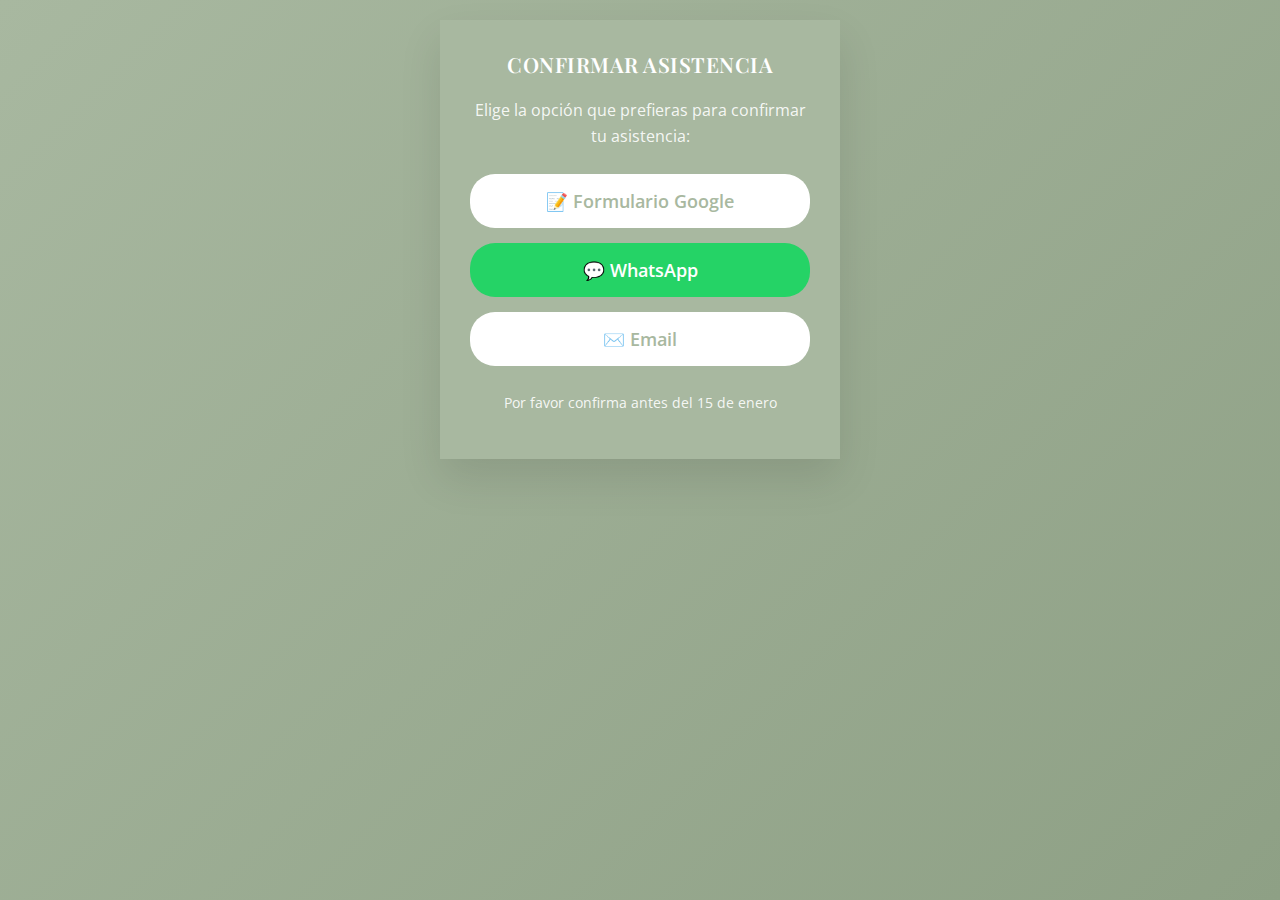
<file: invitacion_confirmacion_simple.html>
<!DOCTYPE html>
<html lang="es">
<head>
    <meta charset="UTF-8">
    <meta name="viewport" content="width=device-width, initial-scale=1.0">
    <title>Invitación de Boda - Confirmación Simple</title>
    <link href="https://fonts.googleapis.com/css2?family=Dancing+Script:wght@400;700&family=Playfair+Display:wght@300;400;600&family=Open+Sans:wght@300;400&display=swap" rel="stylesheet">
    <style>
        /* Incluye todos los estilos existentes... */
        * {
            margin: 0;
            padding: 0;
            box-sizing: border-box;
        }

        body {
            background: linear-gradient(135deg, #a8b8a0, #8ea085);
            font-family: 'Open Sans', sans-serif;
            padding: 20px;
            min-height: 100vh;
        }

        .invitation-container {
            max-width: 400px;
            margin: 0 auto;
            background: #f8f6f3;
            border-radius: 0;
            overflow: hidden;
            box-shadow: 0 20px 40px rgba(0,0,0,0.1);
            position: relative;
        }

        .rsvp-section {
            background: #a8b8a0;
            color: white;
            padding: 30px;
            text-align: center;
        }

        .rsvp-section .section-title {
            color: white;
            font-family: 'Playfair Display', serif;
            font-size: 1.3em;
            margin-bottom: 20px;
            font-weight: 600;
            letter-spacing: 0.5px;
        }

        .rsvp-section .info-text {
            color: rgba(255,255,255,0.9);
            line-height: 1.6;
            margin-bottom: 15px;
        }

        .confirmation-buttons {
            display: flex;
            flex-direction: column;
            gap: 15px;
            margin: 25px 0;
        }

        .confirm-btn {
            background: white;
            color: #a8b8a0;
            padding: 15px 25px;
            border: none;
            border-radius: 25px;
            font-size: 1.1em;
            font-weight: 600;
            cursor: pointer;
            transition: all 0.3s;
            text-decoration: none;
            display: inline-block;
        }

        .confirm-btn:hover {
            background: #f0f0f0;
            transform: translateY(-2px);
        }

        .confirm-btn.whatsapp {
            background: #25D366;
            color: white;
        }

        .confirm-btn.whatsapp:hover {
            background: #128C7E;
        }

        .options-container {
            display: grid;
            grid-template-columns: 1fr 1fr;
            gap: 10px;
            margin: 20px 0;
        }

        .option-btn {
            background: rgba(255,255,255,0.9);
            color: #a8b8a0;
            padding: 10px 15px;
            border: none;
            border-radius: 15px;
            font-size: 0.9em;
            font-weight: 600;
            cursor: pointer;
            transition: all 0.3s;
        }

        .option-btn:hover {
            background: white;
            transform: scale(1.05);
        }
    </style>
</head>
<body>
    <div class="invitation-container">
        <!-- Copia aquí todo el contenido de la invitación principal hasta la sección RSVP -->
        
        <!-- RSVP Simplificado -->
        <div class="rsvp-section">
            <div class="section-title">CONFIRMAR ASISTENCIA</div>
            <div class="info-text">
                Elige la opción que prefieras para confirmar tu asistencia:
            </div>
            
            <!-- Botones de confirmación -->
            <div class="confirmation-buttons">
                <!-- Google Forms -->
                <a href="https://forms.gle/TU_GOOGLE_FORM_ID" target="_blank" class="confirm-btn">
                    📝 Formulario Google
                </a>
                
                <!-- WhatsApp -->
                <a href="https://wa.me/59178901234?text=¡Hola! Confirmo mi asistencia a la boda de Berenice y Maximiliano el 31 de enero. Asistiremos ___ personas." target="_blank" class="confirm-btn whatsapp">
                    💬 WhatsApp
                </a>
                
                <!-- Email -->
                <a href="mailto:berenice.maximiliano@gmail.com?subject=Confirmación de Asistencia - Boda&body=Hola! Confirmo mi asistencia a su boda el 31 de enero. %0D%0A%0D%0ANombre: _____%0D%0ACantidad de personas: _____%0D%0AComentarios: _____" class="confirm-btn">
                    ✉️ Email
                </a>
            </div>
            
            <div class="info-text" style="font-size: 0.9em; margin-top: 20px;">
                Por favor confirma antes del 15 de enero
            </div>
            
            <!-- Resto del contenido... -->
        </div>
    </div>
</body>
</html>
</file>
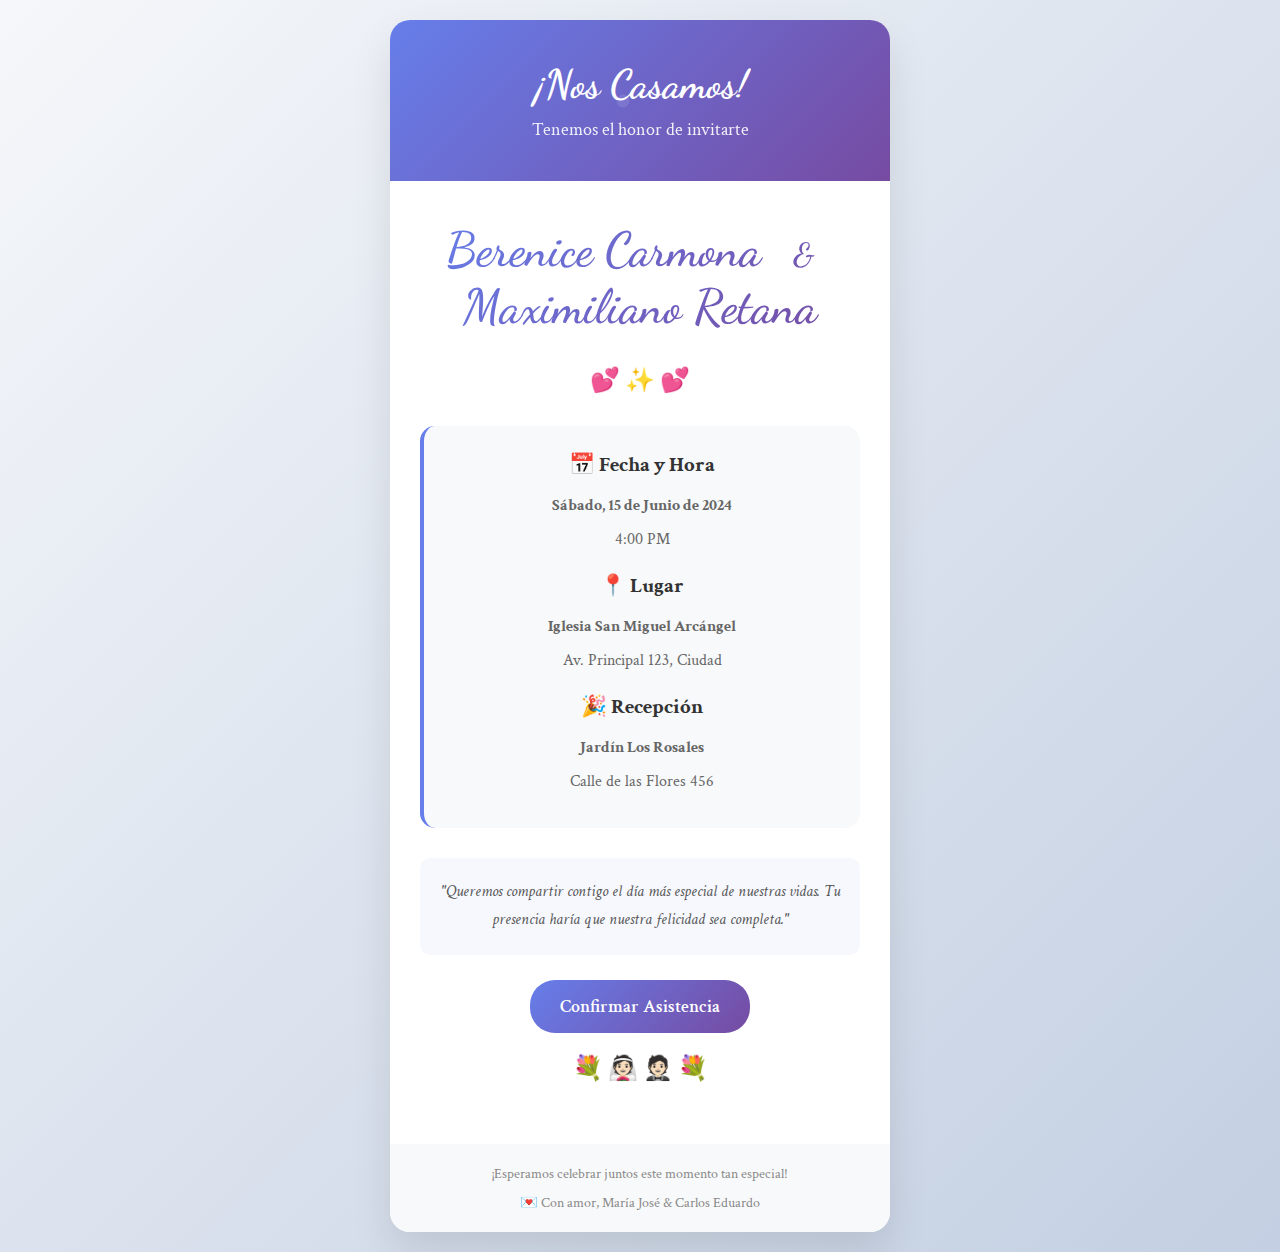
<file: invitaciones_boda_1.html>
<!DOCTYPE html>
<html lang="es">
<head>
    <meta charset="UTF-8">
    <meta name="viewport" content="width=device-width, initial-scale=1.0">
    <title>Invitación de Boda</title>
    <link href="https://fonts.googleapis.com/css2?family=Dancing+Script:wght@400;600;700&family=Crimson+Text:wght@400;600&display=swap" rel="stylesheet">
    <style>
        * {
            margin: 0;
            padding: 0;
            box-sizing: border-box;
        }

        body {
            font-family: 'Crimson Text', serif;
            background: linear-gradient(135deg, #f5f7fa 0%, #c3cfe2 100%);
            min-height: 100vh;
            display: flex;
            justify-content: center;
            align-items: center;
            padding: 20px;
        }

        .invitation-card {
            background: white;
            max-width: 500px;
            width: 100%;
            border-radius: 20px;
            box-shadow: 0 20px 40px rgba(0,0,0,0.1);
            overflow: hidden;
            animation: fadeIn 1.5s ease-in;
        }

        @keyframes fadeIn {
            from { opacity: 0; transform: translateY(30px); }
            to { opacity: 1; transform: translateY(0); }
        }

        .header {
            background: linear-gradient(135deg, #667eea 0%, #764ba2 100%);
            padding: 40px 30px;
            text-align: center;
            color: white;
            position: relative;
            overflow: hidden;
        }

        .header::before {
            content: '';
            position: absolute;
            top: -50%;
            left: -50%;
            width: 200%;
            height: 200%;
            background: url('data:image/svg+xml,<svg xmlns="http://www.w3.org/2000/svg" viewBox="0 0 100 100"><circle cx="50" cy="50" r="2" fill="rgba(255,255,255,0.1)"/></svg>') repeat;
            animation: float 6s ease-in-out infinite;
        }

        @keyframes float {
            0%, 100% { transform: translateY(0px); }
            50% { transform: translateY(-20px); }
        }

        .header h1 {
            font-family: 'Dancing Script', cursive;
            font-size: 2.5rem;
            font-weight: 700;
            margin-bottom: 10px;
            position: relative;
            z-index: 1;
        }

        .header p {
            font-size: 1.1rem;
            opacity: 0.9;
            position: relative;
            z-index: 1;
        }

        .content {
            padding: 40px 30px;
            text-align: center;
        }

        .names {
            margin-bottom: 30px;
        }

        .bride-groom {
            font-family: 'Dancing Script', cursive;
            font-size: 3rem;
            font-weight: 600;
            color: #4a4a4a;
            margin-bottom: 10px;
            background: linear-gradient(135deg, #667eea, #764ba2);
            -webkit-background-clip: text;
            -webkit-text-fill-color: transparent;
            background-clip: text;
        }

        .ampersand {
            font-size: 2rem;
            color: #888;
            margin: 0 20px;
        }

        .date-location {
            margin: 30px 0;
            padding: 25px;
            background: #f8f9fa;
            border-radius: 15px;
            border-left: 4px solid #667eea;
        }

        .date-location h3 {
            color: #333;
            margin-bottom: 15px;
            font-size: 1.3rem;
        }

        .date-location p {
            color: #666;
            line-height: 1.6;
            margin-bottom: 8px;
        }

        .message {
            font-style: italic;
            color: #555;
            line-height: 1.8;
            margin: 25px 0;
            padding: 20px;
            background: rgba(102, 126, 234, 0.05);
            border-radius: 10px;
        }

        .rsvp {
            background: linear-gradient(135deg, #667eea 0%, #764ba2 100%);
            color: white;
            border: none;
            padding: 15px 30px;
            border-radius: 25px;
            font-size: 1.1rem;
            font-weight: 600;
            cursor: pointer;
            transition: transform 0.3s ease, box-shadow 0.3s ease;
            text-decoration: none;
            display: inline-block;
        }

        .rsvp:hover {
            transform: translateY(-2px);
            box-shadow: 0 10px 25px rgba(102, 126, 234, 0.3);
        }

        .footer {
            background: #f8f9fa;
            padding: 20px;
            text-align: center;
            color: #888;
            font-size: 0.9rem;
        }

        .decorative-hearts {
            font-size: 1.5rem;
            color: #ff6b9d;
            margin: 20px 0;
            animation: pulse 2s infinite;
        }

        @keyframes pulse {
            0%, 100% { transform: scale(1); }
            50% { transform: scale(1.1); }
        }

        @media (max-width: 600px) {
            .invitation-card {
                margin: 10px;
            }
            
            .header h1 {
                font-size: 2rem;
            }
            
            .bride-groom {
                font-size: 2.5rem;
            }
            
            .content {
                padding: 30px 20px;
            }
        }
    </style>
</head>
<body>
    <div class="invitation-card">
        <div class="header">
            <h1>¡Nos Casamos!</h1>
            <p>Tenemos el honor de invitarte</p>
        </div>
        
        <div class="content">
            <div class="names">
                <div class="bride-groom">
                    Berenice Carmona
                    <span class="ampersand">&</span>
                    Maximiliano Retana
                </div>
            </div>
            
            <div class="decorative-hearts">💕 ✨ 💕</div>
            
            <div class="date-location">
                <h3>📅 Fecha y Hora</h3>
                <p><strong>Sábado, 15 de Junio de 2024</strong></p>
                <p>4:00 PM</p>
                
                <h3 style="margin-top: 20px;">📍 Lugar</h3>
                <p><strong>Iglesia San Miguel Arcángel</strong></p>
                <p>Av. Principal 123, Ciudad</p>
                
                <h3 style="margin-top: 20px;">🎉 Recepción</h3>
                <p><strong>Jardín Los Rosales</strong></p>
                <p>Calle de las Flores 456</p>
            </div>
            
            <div class="message">
                "Queremos compartir contigo el día más especial de nuestras vidas. Tu presencia haría que nuestra felicidad sea completa."
            </div>
            
            <a href="mailto:novios@ejemplo.com?subject=Confirmación de Asistencia" class="rsvp">
                Confirmar Asistencia
            </a>
            
            <div class="decorative-hearts">💐 👰🏻 🤵🏻 💐</div>
        </div>
        
        <div class="footer">
            <p>¡Esperamos celebrar juntos este momento tan especial!</p>
            <p style="margin-top: 10px;">💌 Con amor, María José & Carlos Eduardo</p>
        </div>
    </div>

    <script>
        // Animación adicional al hacer clic en el botón RSVP
        document.querySelector('.rsvp').addEventListener('click', function(e) {
            this.style.transform = 'scale(0.95)';
            setTimeout(() => {
                this.style.transform = 'translateY(-2px) scale(1)';
            }, 150);
        });

        // Efecto de confeti al cargar la página
        function createConfetti() {
            const colors = ['#ff6b9d', '#667eea', '#764ba2', '#f093fb'];
            for (let i = 0; i < 50; i++) {
                const confetti = document.createElement('div');
                confetti.style.position = 'fixed';
                confetti.style.width = '10px';
                confetti.style.height = '10px';
                confetti.style.backgroundColor = colors[Math.floor(Math.random() * colors.length)];
                confetti.style.left = Math.random() * 100 + '%';
                confetti.style.top = '-10px';
                confetti.style.borderRadius = '50%';
                confetti.style.pointerEvents = 'none';
                confetti.style.zIndex = '1000';
                
                document.body.appendChild(confetti);
                
                const animation = confetti.animate([
                    { transform: 'translateY(0px) rotate(0deg)', opacity: 1 },
                    { transform: `translateY(${window.innerHeight + 100}px) rotate(360deg)`, opacity: 0 }
                ], {
                    duration: Math.random() * 3000 + 2000,
                    easing: 'linear'
                });
                
                animation.onfinish = () => confetti.remove();
            }
        }

        // Ejecutar confeti después de un pequeño delay
        setTimeout(createConfetti, 1000);
    </script>
</body>
</html>
</file>
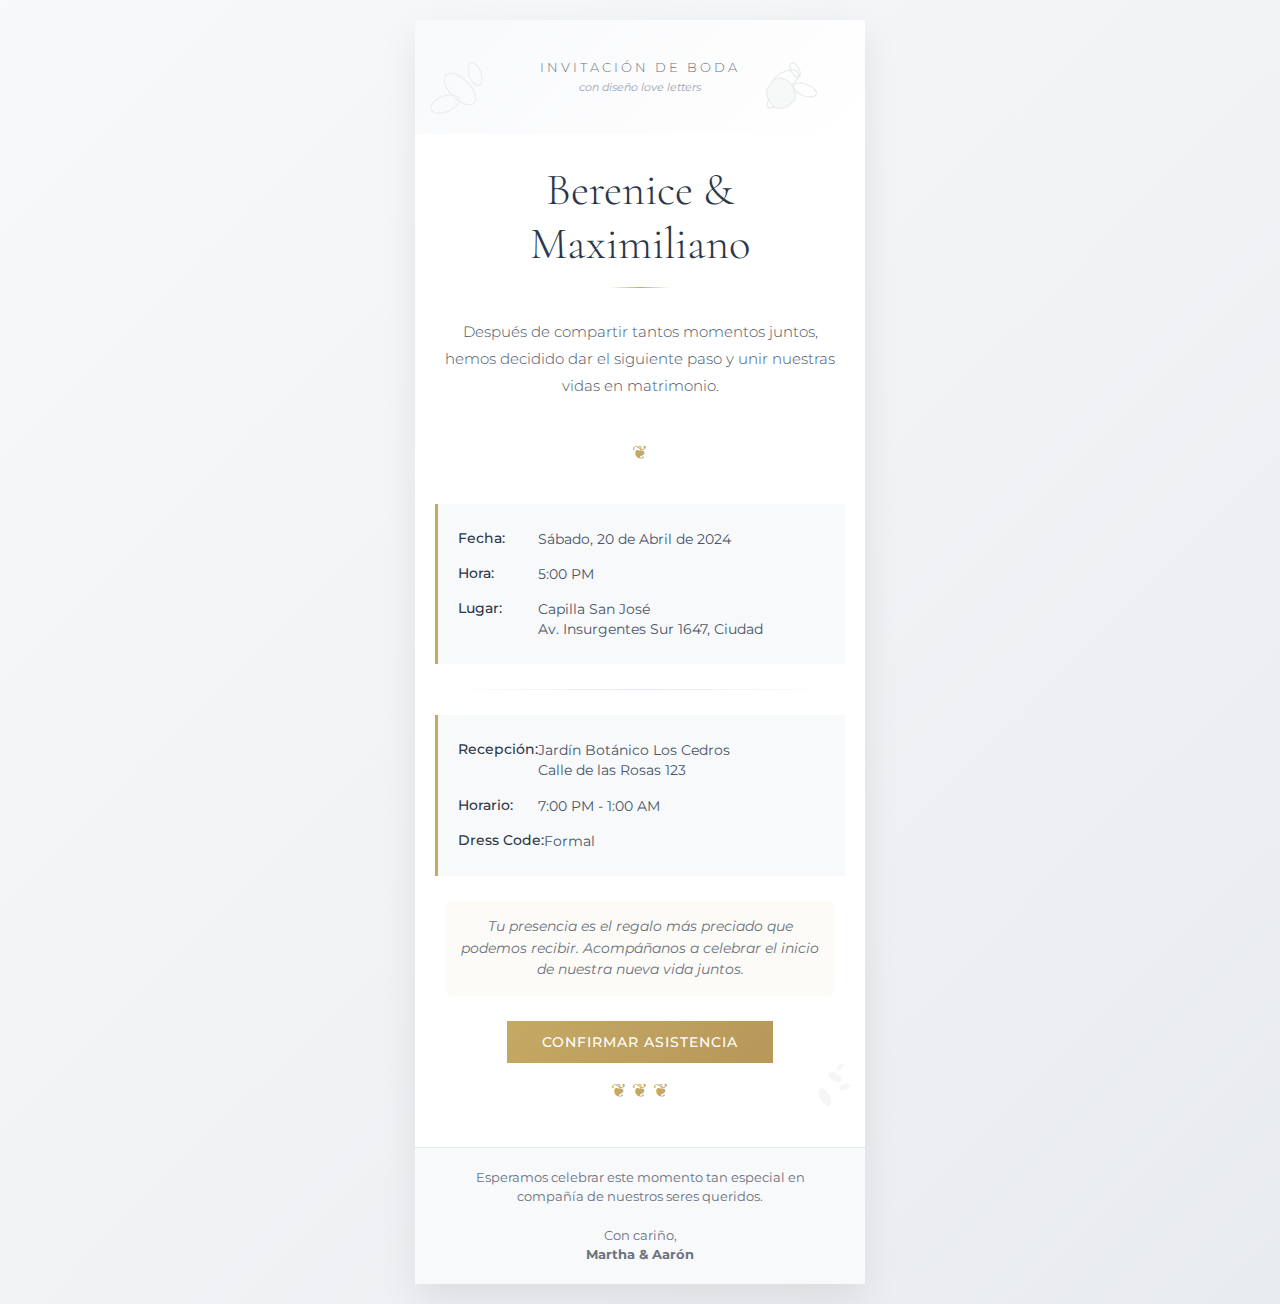
<file: invitaciones_boda_2.html>
<!DOCTYPE html>
<html lang="es">
<head>
    <meta charset="UTF-8">
    <meta name="viewport" content="width=device-width, initial-scale=1.0">
    <title>Invitación Digital - Berenice & Maximiliano</title>
    <link href="https://fonts.googleapis.com/css2?family=Cormorant+Garamond:wght@300;400;600;700&family=Montserrat:wght@300;400;500&display=swap" rel="stylesheet">
    <style>
        * {
            margin: 0;
            padding: 0;
            box-sizing: border-box;
        }

        body {
            font-family: 'Montserrat', sans-serif;
            background: linear-gradient(135deg, #f8f9fb 0%, #e9ecef 100%);
            min-height: 100vh;
            display: flex;
            justify-content: center;
            align-items: center;
            padding: 20px;
        }

        .invitation-container {
            background: white;
            max-width: 450px;
            width: 100%;
            border-radius: 0;
            box-shadow: 0 15px 35px rgba(0,0,0,0.08);
            overflow: hidden;
            position: relative;
            animation: slideIn 1.2s ease-out;
        }

        @keyframes slideIn {
            from { opacity: 0; transform: translateY(50px); }
            to { opacity: 1; transform: translateY(0); }
        }

        .floral-header {
            background: linear-gradient(135deg, #f8f9fb 0%, #ffffff 100%);
            padding: 40px 30px 20px;
            text-align: center;
            position: relative;
            overflow: hidden;
        }

        .floral-decoration {
            position: absolute;
            top: -20px;
            right: -20px;
            width: 200px;
            height: 200px;
            background: url('data:image/svg+xml,<svg xmlns="http://www.w3.org/2000/svg" viewBox="0 0 200 200"><g fill="none" stroke="%23a8b5a8" stroke-width="1" opacity="0.3"><ellipse cx="100" cy="80" rx="15" ry="8" transform="rotate(-30 100 80)"/><ellipse cx="120" cy="90" rx="12" ry="6" transform="rotate(20 120 90)"/><ellipse cx="90" cy="100" rx="10" ry="5" transform="rotate(-45 90 100)"/><ellipse cx="110" cy="70" rx="8" ry="4" transform="rotate(60 110 70)"/><path d="M85 85c5-10 15-8 20-2s8 15 2 20-15 8-20 2-8-15-2-20z" fill="%23e8f0e8"/></g></svg>') no-repeat;
            background-size: contain;
        }

        .floral-decoration-left {
            position: absolute;
            bottom: -30px;
            left: -30px;
            width: 150px;
            height: 150px;
            background: url('data:image/svg+xml,<svg xmlns="http://www.w3.org/2000/svg" viewBox="0 0 150 150"><g fill="none" stroke="%23a8b5a8" stroke-width="1" opacity="0.2"><ellipse cx="75" cy="75" rx="20" ry="10" transform="rotate(45 75 75)"/><ellipse cx="60" cy="90" rx="15" ry="8" transform="rotate(-20 60 90)"/><ellipse cx="90" cy="60" rx="12" ry="6" transform="rotate(70 90 60)"/></g></svg>') no-repeat;
            background-size: contain;
        }

        .header-text {
            position: relative;
            z-index: 2;
        }

        .brand-name {
            font-size: 0.8rem;
            letter-spacing: 3px;
            color: #6b7280;
            margin-bottom: 5px;
            font-weight: 300;
        }

        .tagline {
            font-size: 0.7rem;
            color: #9ca3af;
            font-style: italic;
            margin-bottom: 20px;
        }

        .main-content {
            padding: 30px;
            text-align: center;
            background: white;
            position: relative;
        }

        .couple-names {
            font-family: 'Cormorant Garamond', serif;
            font-size: 2.8rem;
            font-weight: 300;
            color: #2d3748;
            margin-bottom: 30px;
            line-height: 1.2;
            position: relative;
        }

        .couple-names::after {
            content: '';
            display: block;
            width: 60px;
            height: 1px;
            background: linear-gradient(90deg, transparent, #c4a963, transparent);
            margin: 15px auto;
        }

        .invitation-text {
            font-size: 0.95rem;
            color: #4a5568;
            line-height: 1.8;
            margin-bottom: 25px;
            font-weight: 300;
        }

        .event-details {
            background: #f8f9fb;
            padding: 25px 20px;
            margin: 25px -10px;
            border-left: 3px solid #c4a963;
            text-align: left;
        }

        .detail-item {
            margin-bottom: 15px;
            display: flex;
            align-items: flex-start;
        }

        .detail-item:last-child {
            margin-bottom: 0;
        }

        .detail-label {
            font-weight: 500;
            color: #2d3748;
            min-width: 80px;
            font-size: 0.9rem;
        }

        .detail-value {
            color: #4a5568;
            font-size: 0.9rem;
            line-height: 1.4;
        }

        .divider {
            height: 1px;
            background: linear-gradient(90deg, transparent, #e2e8f0, transparent);
            margin: 25px 0;
        }

        .special-note {
            font-style: italic;
            color: #6b7280;
            font-size: 0.85rem;
            line-height: 1.6;
            margin: 20px 0;
            padding: 15px;
            background: rgba(196, 169, 99, 0.05);
            border-radius: 8px;
        }

        .rsvp-section {
            text-align: center;
            margin-top: 25px;
        }

        .rsvp-button {
            display: inline-block;
            background: linear-gradient(135deg, #c4a963 0%, #b8975a 100%);
            color: white;
            padding: 12px 35px;
            text-decoration: none;
            font-weight: 500;
            font-size: 0.9rem;
            letter-spacing: 1px;
            border-radius: 0;
            transition: all 0.3s ease;
            text-transform: uppercase;
        }

        .rsvp-button:hover {
            background: linear-gradient(135deg, #b8975a 0%, #a68650 100%);
            transform: translateY(-1px);
            box-shadow: 0 8px 20px rgba(196, 169, 99, 0.3);
        }

        .footer {
            background: #f8f9fb;
            padding: 20px 30px;
            text-align: center;
            border-top: 1px solid #e2e8f0;
        }

        .footer-text {
            color: #6b7280;
            font-size: 0.8rem;
            line-height: 1.5;
        }

        .decorative-element {
            display: inline-block;
            color: #c4a963;
            margin: 15px 0;
            font-size: 1.2rem;
        }

        @media (max-width: 500px) {
            .invitation-container {
                margin: 10px;
                max-width: 100%;
            }
            
            .couple-names {
                font-size: 2.2rem;
            }
            
            .main-content {
                padding: 25px 20px;
            }
            
            .event-details {
                margin: 20px -5px;
                padding: 20px 15px;
            }
        }

        .botanical-bg {
            position: absolute;
            bottom: 0;
            right: 0;
            width: 100px;
            height: 100px;
            background: url('data:image/svg+xml,<svg xmlns="http://www.w3.org/2000/svg" viewBox="0 0 100 100"><g fill="%23a8b5a8" opacity="0.1"><ellipse cx="70" cy="30" rx="8" ry="4" transform="rotate(30 70 30)"/><ellipse cx="80" cy="40" rx="6" ry="3" transform="rotate(-20 80 40)"/><ellipse cx="60" cy="50" rx="10" ry="5" transform="rotate(60 60 50)"/><ellipse cx="75" cy="20" rx="5" ry="2" transform="rotate(-45 75 20)"/></g></svg>') no-repeat;
            background-size: contain;
            pointer-events: none;
        }
    </style>
</head>
<body>
    <div class="invitation-container">
        <div class="floral-header">
            <div class="floral-decoration"></div>
            <div class="floral-decoration-left"></div>
            <div class="header-text">
                <div class="brand-name">INVITACIÓN DE BODA</div>
                <div class="tagline">con diseño love letters</div>
            </div>
        </div>
        
        <div class="main-content">
            <div class="botanical-bg"></div>
            
            <div class="couple-names">
                Berenice & Maximiliano
            </div>
            
            <div class="invitation-text">
                Después de compartir tantos momentos juntos, hemos decidido dar el siguiente paso y unir nuestras vidas en matrimonio.
            </div>
            
            <div class="decorative-element">❦</div>
            
            <div class="event-details">
                <div class="detail-item">
                    <span class="detail-label">Fecha:</span>
                    <span class="detail-value">Sábado, 20 de Abril de 2024</span>
                </div>
                <div class="detail-item">
                    <span class="detail-label">Hora:</span>
                    <span class="detail-value">5:00 PM</span>
                </div>
                <div class="detail-item">
                    <span class="detail-label">Lugar:</span>
                    <span class="detail-value">Capilla San José<br>Av. Insurgentes Sur 1647, Ciudad</span>
                </div>
            </div>
            
            <div class="divider"></div>
            
            <div class="event-details">
                <div class="detail-item">
                    <span class="detail-label">Recepción:</span>
                    <span class="detail-value">Jardín Botánico Los Cedros<br>Calle de las Rosas 123</span>
                </div>
                <div class="detail-item">
                    <span class="detail-label">Horario:</span>
                    <span class="detail-value">7:00 PM - 1:00 AM</span>
                </div>
                <div class="detail-item">
                    <span class="detail-label">Dress Code:</span>
                    <span class="detail-value">Formal</span>
                </div>
            </div>
            
            <div class="special-note">
                Tu presencia es el regalo más preciado que podemos recibir. Acompáñanos a celebrar el inicio de nuestra nueva vida juntos.
            </div>
            
            <div class="rsvp-section">
                <a href="mailto:martha.aaron2024@gmail.com?subject=Confirmación de Asistencia - Martha & Aarón" class="rsvp-button">
                    Confirmar Asistencia
                </a>
            </div>
            
            <div class="decorative-element">❦ ❦ ❦</div>
        </div>
        
        <div class="footer">
            <div class="footer-text">
                Esperamos celebrar este momento tan especial en compañía de nuestros seres queridos.
                <br><br>
                Con cariño,<br>
                <strong>Martha & Aarón</strong>
            </div>
        </div>
    </div>

    <script>
        // Animación suave al cargar
        document.addEventListener('DOMContentLoaded', function() {
            const container = document.querySelector('.invitation-container');
            container.style.opacity = '0';
            container.style.transform = 'translateY(30px)';
            
            setTimeout(() => {
                container.style.transition = 'all 1.2s ease-out';
                container.style.opacity = '1';
                container.style.transform = 'translateY(0)';
            }, 100);
        });

        // Efecto hover suave en el botón RSVP
        document.querySelector('.rsvp-button').addEventListener('mouseenter', function() {
            this.style.transform = 'translateY(-2px)';
        });

        document.querySelector('.rsvp-button').addEventListener('mouseleave', function() {
            this.style.transform = 'translateY(0)';
        });
    </script>
</body>
</html>
</file>
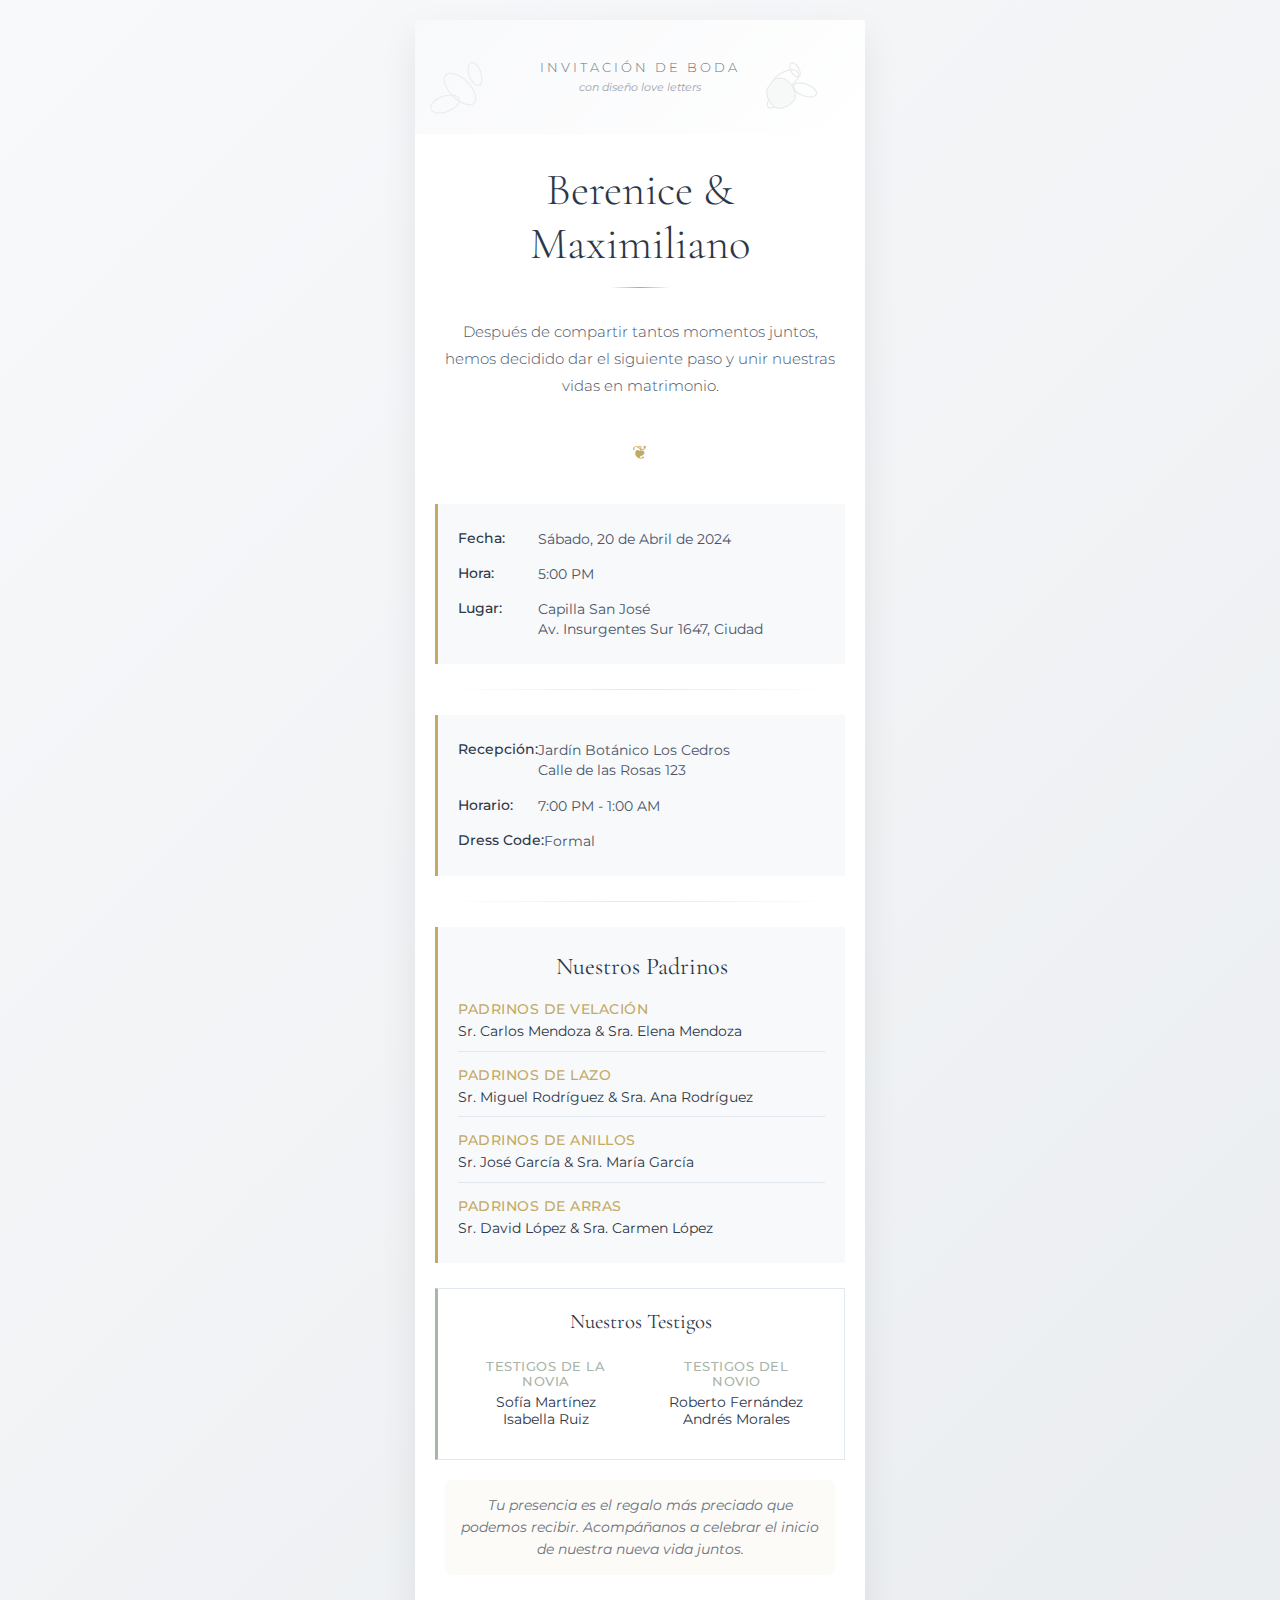
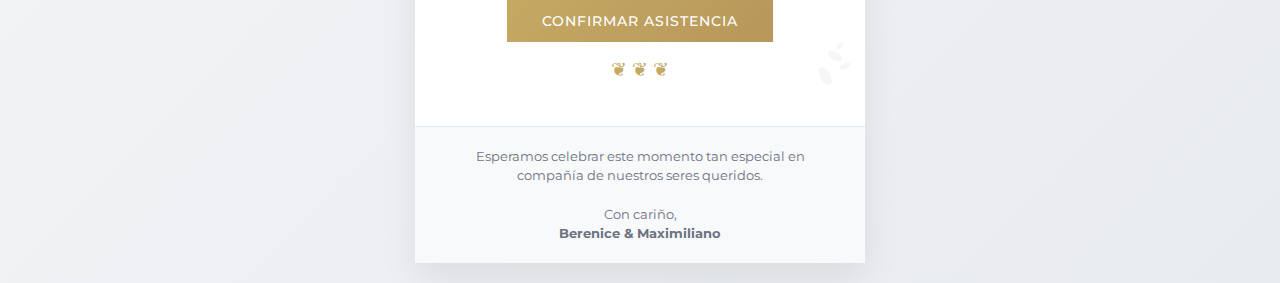
<file: invitaciones_boda_3.html>
<!DOCTYPE html>
<html lang="es">
<head>
    <meta charset="UTF-8">
    <meta name="viewport" content="width=device-width, initial-scale=1.0">
    <title>Invitación Digital - Berenice & Maximiliano</title>
    <link href="https://fonts.googleapis.com/css2?family=Cormorant+Garamond:wght@300;400;600;700&family=Montserrat:wght@300;400;500&display=swap" rel="stylesheet">
    <style>
        * {
            margin: 0;
            padding: 0;a
            box-sizing: border-box;
        }

        body {
            font-family: 'Montserrat', sans-serif;
            background: linear-gradient(135deg, #f8f9fb 0%, #e9ecef 100%);
            min-height: 100vh;
            display: flex;
            justify-content: center;
            align-items: center;
            padding: 20px;
        }

        .invitation-container {
            background: white;
            max-width: 450px;
            width: 100%;
            border-radius: 0;
            box-shadow: 0 15px 35px rgba(0,0,0,0.08);
            overflow: hidden;
            position: relative;
            animation: slideIn 1.2s ease-out;
        }

        @keyframes slideIn {
            from { opacity: 0; transform: translateY(50px); }
            to { opacity: 1; transform: translateY(0); }
        }

        .floral-header {
            background: linear-gradient(135deg, #f8f9fb 0%, #ffffff 100%);
            padding: 40px 30px 20px;
            text-align: center;
            position: relative;
            overflow: hidden;
        }

        .floral-decoration {
            position: absolute;
            top: -20px;
            right: -20px;
            width: 200px;
            height: 200px;
            background: url('data:image/svg+xml,<svg xmlns="http://www.w3.org/2000/svg" viewBox="0 0 200 200"><g fill="none" stroke="%23a8b5a8" stroke-width="1" opacity="0.3"><ellipse cx="100" cy="80" rx="15" ry="8" transform="rotate(-30 100 80)"/><ellipse cx="120" cy="90" rx="12" ry="6" transform="rotate(20 120 90)"/><ellipse cx="90" cy="100" rx="10" ry="5" transform="rotate(-45 90 100)"/><ellipse cx="110" cy="70" rx="8" ry="4" transform="rotate(60 110 70)"/><path d="M85 85c5-10 15-8 20-2s8 15 2 20-15 8-20 2-8-15-2-20z" fill="%23e8f0e8"/></g></svg>') no-repeat;
            background-size: contain;
        }

        .floral-decoration-left {
            position: absolute;
            bottom: -30px;
            left: -30px;
            width: 150px;
            height: 150px;
            background: url('data:image/svg+xml,<svg xmlns="http://www.w3.org/2000/svg" viewBox="0 0 150 150"><g fill="none" stroke="%23a8b5a8" stroke-width="1" opacity="0.2"><ellipse cx="75" cy="75" rx="20" ry="10" transform="rotate(45 75 75)"/><ellipse cx="60" cy="90" rx="15" ry="8" transform="rotate(-20 60 90)"/><ellipse cx="90" cy="60" rx="12" ry="6" transform="rotate(70 90 60)"/></g></svg>') no-repeat;
            background-size: contain;
        }

        .header-text {
            position: relative;
            z-index: 2;
        }

        .brand-name {
            font-size: 0.8rem;
            letter-spacing: 3px;
            color: #6b7280;
            margin-bottom: 5px;
            font-weight: 300;
        }

        .tagline {
            font-size: 0.7rem;
            color: #9ca3af;
            font-style: italic;
            margin-bottom: 20px;
        }

        .main-content {
            padding: 30px;
            text-align: center;
            background: white;
            position: relative;
        }

        .couple-names {
            font-family: 'Cormorant Garamond', serif;
            font-size: 2.8rem;
            font-weight: 300;
            color: #2d3748;
            margin-bottom: 30px;
            line-height: 1.2;
            position: relative;
        }

        .couple-names::after {
            content: '';
            display: block;
            width: 60px;
            height: 1px;
            background: linear-gradient(90deg, transparent, #c4a963, transparent);
            margin: 15px auto;
        }

        .invitation-text {
            font-size: 0.95rem;
            color: #4a5568;
            line-height: 1.8;
            margin-bottom: 25px;
            font-weight: 300;
        }

        .event-details {
            background: #f8f9fb;
            padding: 25px 20px;
            margin: 25px -10px;
            border-left: 3px solid #c4a963;
            text-align: left;
        }

        .detail-item {
            margin-bottom: 15px;
            display: flex;
            align-items: flex-start;
        }

        .detail-item:last-child {
            margin-bottom: 0;
        }

        .detail-label {
            font-weight: 500;
            color: #2d3748;
            min-width: 80px;
            font-size: 0.9rem;
        }

        .detail-value {
            color: #4a5568;
            font-size: 0.9rem;
            line-height: 1.4;
        }

        .divider {
            height: 1px;
            background: linear-gradient(90deg, transparent, #e2e8f0, transparent);
            margin: 25px 0;
        }

        .padrinos-section {
            background: #f8f9fb;
            padding: 25px 20px;
            margin: 25px -10px;
            border-left: 3px solid #c4a963;
        }

        .padrinos-title {
            font-family: 'Cormorant Garamond', serif;
            font-size: 1.5rem;
            color: #2d3748;
            text-align: center;
            margin-bottom: 20px;
            font-weight: 400;
        }

        .padrinos-grid {
            display: grid;
            gap: 15px;
        }

        .padrino-item {
            text-align: left;
            padding-bottom: 10px;
            border-bottom: 1px solid #e2e8f0;
        }

        .padrino-item:last-child {
            border-bottom: none;
            padding-bottom: 0;
        }

        .padrino-role {
            font-weight: 500;
            color: #c4a963;
            font-size: 0.85rem;
            text-transform: uppercase;
            letter-spacing: 0.5px;
            margin-bottom: 5px;
        }

        .padrino-names {
            color: #2d3748;
            font-size: 0.9rem;
            line-height: 1.3;
        }

        .testigos-section {
            background: #ffffff;
            padding: 20px;
            margin: 20px -10px;
            border: 1px solid #e2e8f0;
            border-left: 3px solid #a8b5a8;
        }

        .testigos-title {
            font-family: 'Cormorant Garamond', serif;
            font-size: 1.3rem;
            color: #2d3748;
            text-align: center;
            margin-bottom: 15px;
            font-weight: 400;
        }

        .testigos-grid {
            display: grid;
            grid-template-columns: 1fr 1fr;
            gap: 15px;
            text-align: center;
        }

        .testigo-item {
            padding: 10px;
        }

        .testigo-label {
            font-weight: 500;
            color: #a8b5a8;
            font-size: 0.8rem;
            text-transform: uppercase;
            letter-spacing: 0.5px;
            margin-bottom: 5px;
        }

        .testigo-name {
            color: #2d3748;
            font-size: 0.85rem;
            line-height: 1.3;
        }

        .special-note {
            font-style: italic;
            color: #6b7280;
            font-size: 0.85rem;
            line-height: 1.6;
            margin: 20px 0;
            padding: 15px;
            background: rgba(196, 169, 99, 0.05);
            border-radius: 8px;
        }

        .rsvp-section {
            text-align: center;
            margin-top: 25px;
        }

        .rsvp-button {
            display: inline-block;
            background: linear-gradient(135deg, #c4a963 0%, #b8975a 100%);
            color: white;
            padding: 12px 35px;
            text-decoration: none;
            font-weight: 500;
            font-size: 0.9rem;
            letter-spacing: 1px;
            border-radius: 0;
            transition: all 0.3s ease;
            text-transform: uppercase;
        }

        .rsvp-button:hover {
            background: linear-gradient(135deg, #b8975a 0%, #a68650 100%);
            transform: translateY(-1px);
            box-shadow: 0 8px 20px rgba(196, 169, 99, 0.3);
        }

        .footer {
            background: #f8f9fb;
            padding: 20px 30px;
            text-align: center;
            border-top: 1px solid #e2e8f0;
        }

        .footer-text {
            color: #6b7280;
            font-size: 0.8rem;
            line-height: 1.5;
        }

        .decorative-element {
            display: inline-block;
            color: #c4a963;
            margin: 15px 0;
            font-size: 1.2rem;
        }

        @media (max-width: 500px) {
            .invitation-container {
                margin: 10px;
                max-width: 100%;
            }
            
            .couple-names {
                font-size: 2.2rem;
            }
            
            .main-content {
                padding: 25px 20px;
            }
            
            .event-details, .padrinos-section, .testigos-section {
                margin: 20px -5px;
                padding: 20px 15px;
            }

            .testigos-grid {
                grid-template-columns: 1fr;
                gap: 10px;
            }
        }

        .botanical-bg {
            position: absolute;
            bottom: 0;
            right: 0;
            width: 100px;
            height: 100px;
            background: url('data:image/svg+xml,<svg xmlns="http://www.w3.org/2000/svg" viewBox="0 0 100 100"><g fill="%23a8b5a8" opacity="0.1"><ellipse cx="70" cy="30" rx="8" ry="4" transform="rotate(30 70 30)"/><ellipse cx="80" cy="40" rx="6" ry="3" transform="rotate(-20 80 40)"/><ellipse cx="60" cy="50" rx="10" ry="5" transform="rotate(60 60 50)"/><ellipse cx="75" cy="20" rx="5" ry="2" transform="rotate(-45 75 20)"/></g></svg>') no-repeat;
            background-size: contain;
            pointer-events: none;
        }
    </style>
</head>
<body>
    <div class="invitation-container">
        <div class="floral-header">
            <div class="floral-decoration"></div>
            <div class="floral-decoration-left"></div>
            <div class="header-text">
                <div class="brand-name">INVITACIÓN DE BODA</div>
                <div class="tagline">con diseño love letters</div>
            </div>
        </div>
        
        <div class="main-content">
            <div class="botanical-bg"></div>
            
            <div class="couple-names">
                Berenice & Maximiliano
            </div>
            
            <div class="invitation-text">
                Después de compartir tantos momentos juntos, hemos decidido dar el siguiente paso y unir nuestras vidas en matrimonio.
            </div>
            
            <div class="decorative-element">❦</div>
            
            <div class="event-details">
                <div class="detail-item">
                    <span class="detail-label">Fecha:</span>
                    <span class="detail-value">Sábado, 20 de Abril de 2024</span>
                </div>
                <div class="detail-item">
                    <span class="detail-label">Hora:</span>
                    <span class="detail-value">5:00 PM</span>
                </div>
                <div class="detail-item">
                    <span class="detail-label">Lugar:</span>
                    <span class="detail-value">Capilla San José<br>Av. Insurgentes Sur 1647, Ciudad</span>
                </div>
            </div>
            
            <div class="divider"></div>
            
            <div class="event-details">
                <div class="detail-item">
                    <span class="detail-label">Recepción:</span>
                    <span class="detail-value">Jardín Botánico Los Cedros<br>Calle de las Rosas 123</span>
                </div>
                <div class="detail-item">
                    <span class="detail-label">Horario:</span>
                    <span class="detail-value">7:00 PM - 1:00 AM</span>
                </div>
                <div class="detail-item">
                    <span class="detail-label">Dress Code:</span>
                    <span class="detail-value">Formal</span>
                </div>
            </div>

            <div class="divider"></div>

            <div class="padrinos-section">
                <div class="padrinos-title">Nuestros Padrinos</div>
                <div class="padrinos-grid">
                    <div class="padrino-item">
                        <div class="padrino-role">Padrinos de Velación</div>
                        <div class="padrino-names">Sr. Carlos Mendoza & Sra. Elena Mendoza</div>
                    </div>
                    <div class="padrino-item">
                        <div class="padrino-role">Padrinos de Lazo</div>
                        <div class="padrino-names">Sr. Miguel Rodríguez & Sra. Ana Rodríguez</div>
                    </div>
                    <div class="padrino-item">
                        <div class="padrino-role">Padrinos de Anillos</div>
                        <div class="padrino-names">Sr. José García & Sra. María García</div>
                    </div>
                    <div class="padrino-item">
                        <div class="padrino-role">Padrinos de Arras</div>
                        <div class="padrino-names">Sr. David López & Sra. Carmen López</div>
                    </div>
                </div>
            </div>

            <div class="testigos-section">
                <div class="testigos-title">Nuestros Testigos</div>
                <div class="testigos-grid">
                    <div class="testigo-item">
                        <div class="testigo-label">Testigos de la Novia</div>
                        <div class="testigo-name">
                            Sofía Martínez<br>
                            Isabella Ruiz
                        </div>
                    </div>
                    <div class="testigo-item">
                        <div class="testigo-label">Testigos del Novio</div>
                        <div class="testigo-name">
                            Roberto Fernández<br>
                            Andrés Morales
                        </div>
                    </div>
                </div>
            </div>
            
            <div class="special-note">
                Tu presencia es el regalo más preciado que podemos recibir. Acompáñanos a celebrar el inicio de nuestra nueva vida juntos.
            </div>
            
            <div class="rsvp-section">
                <a href="mailto:berenice.maximiliano2024@gmail.com?subject=Confirmación de Asistencia - Berenice & Maximiliano" class="rsvp-button">
                    Confirmar Asistencia
                </a>
            </div>
            
            <div class="decorative-element">❦ ❦ ❦</div>
        </div>
        
        <div class="footer">
            <div class="footer-text">
                Esperamos celebrar este momento tan especial en compañía de nuestros seres queridos.
                <br><br>
                Con cariño,<br>
                <strong>Berenice & Maximiliano</strong>
            </div>
        </div>
    </div>

    <script>
        // Animación suave al cargar
        document.addEventListener('DOMContentLoaded', function() {
            const container = document.querySelector('.invitation-container');
            container.style.opacity = '0';
            container.style.transform = 'translateY(30px)';
            
            setTimeout(() => {
                container.style.transition = 'all 1.2s ease-out';
                container.style.opacity = '1';
                container.style.transform = 'translateY(0)';
            }, 100);
        });

        // Efecto hover suave en el botón RSVP
        document.querySelector('.rsvp-button').addEventListener('mouseenter', function() {
            this.style.transform = 'translateY(-2px)';
        });

        document.querySelector('.rsvp-button').addEventListener('mouseleave', function() {
            this.style.transform = 'translateY(0)';
        });
    </script>
</body>
</html>
</file>
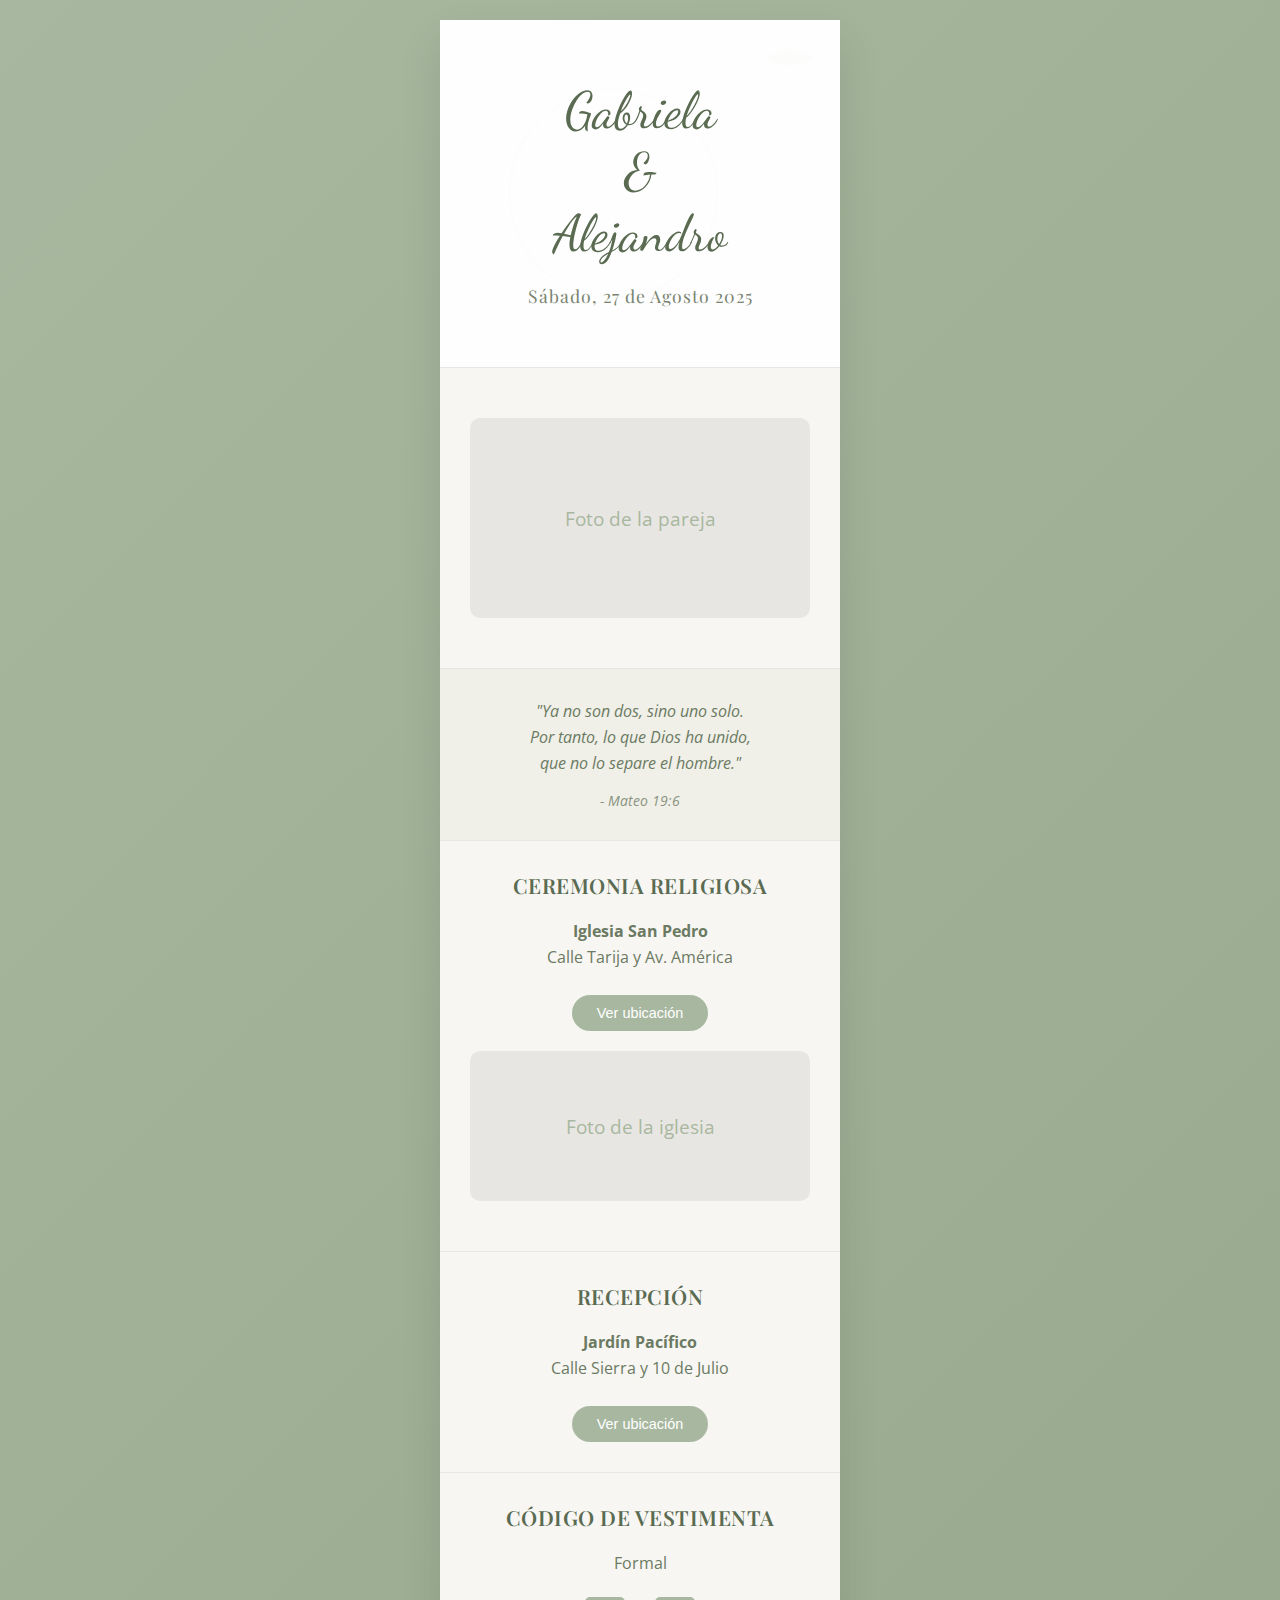
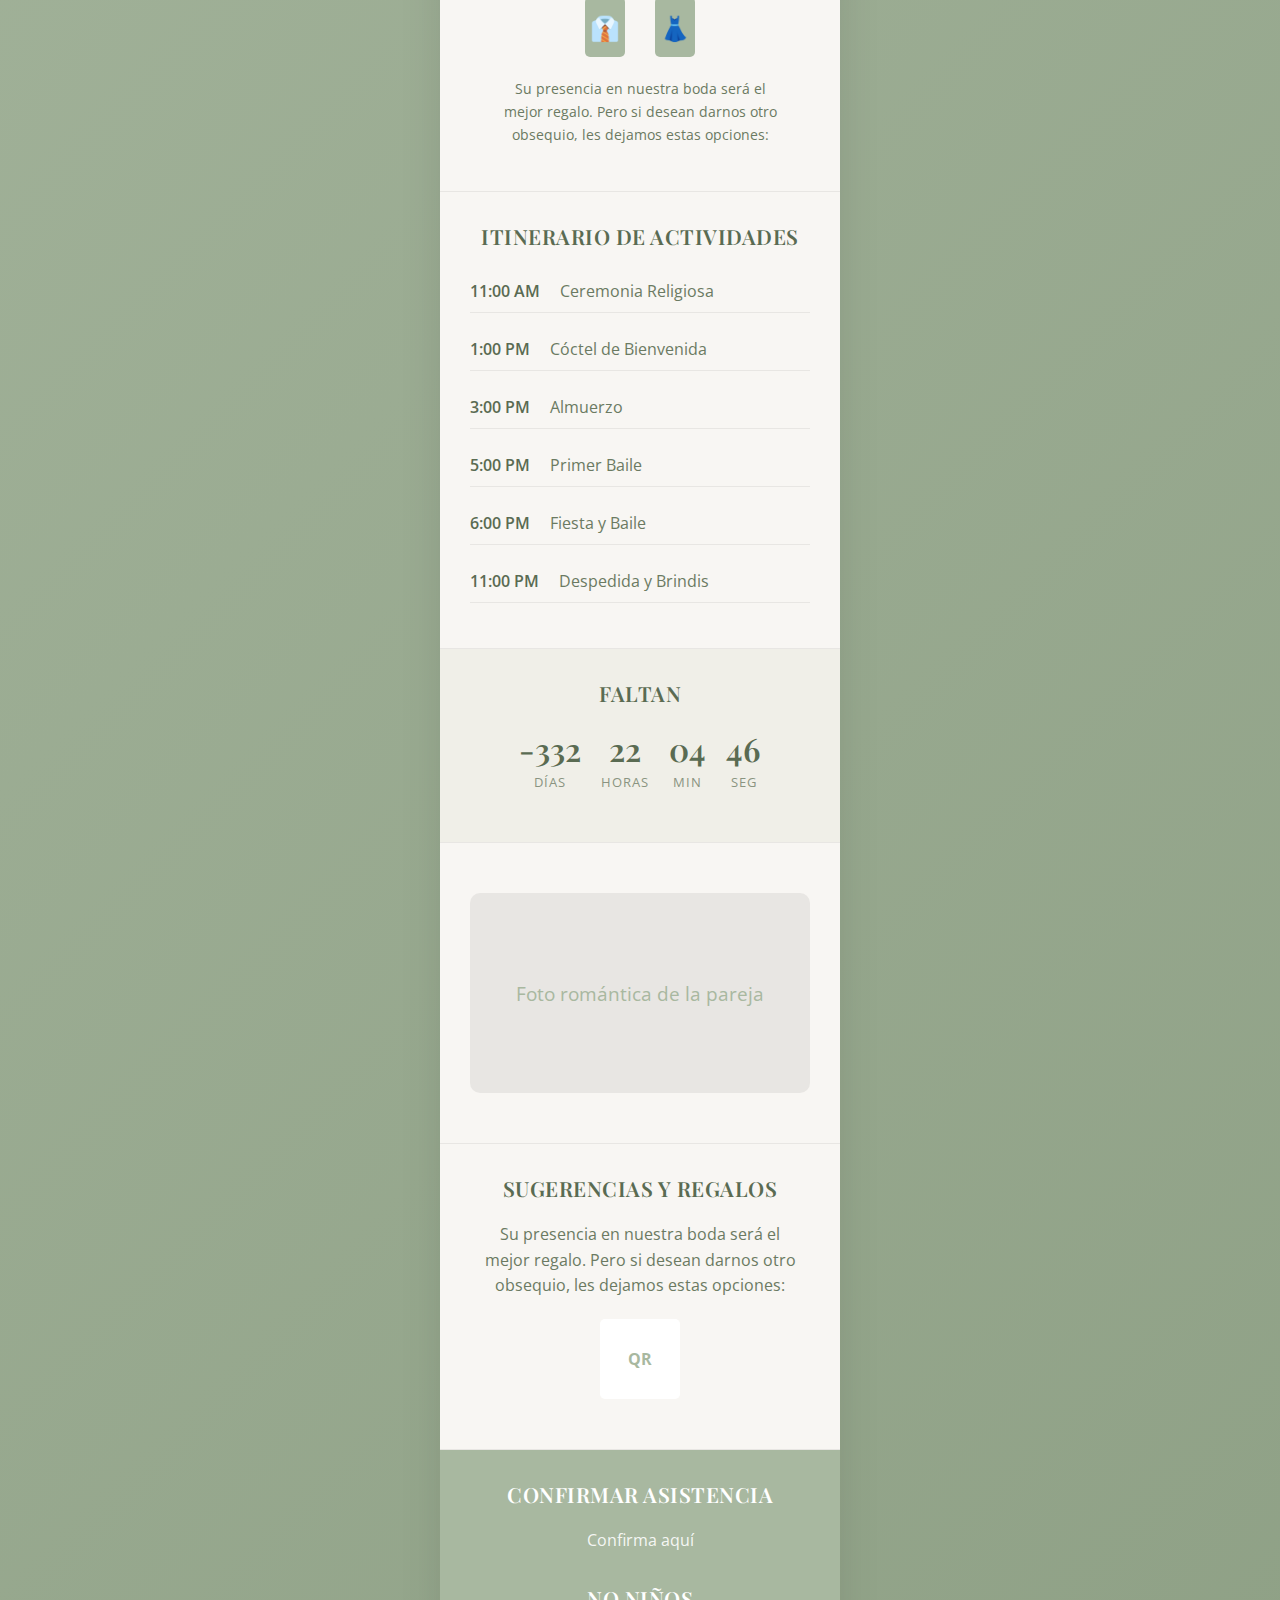
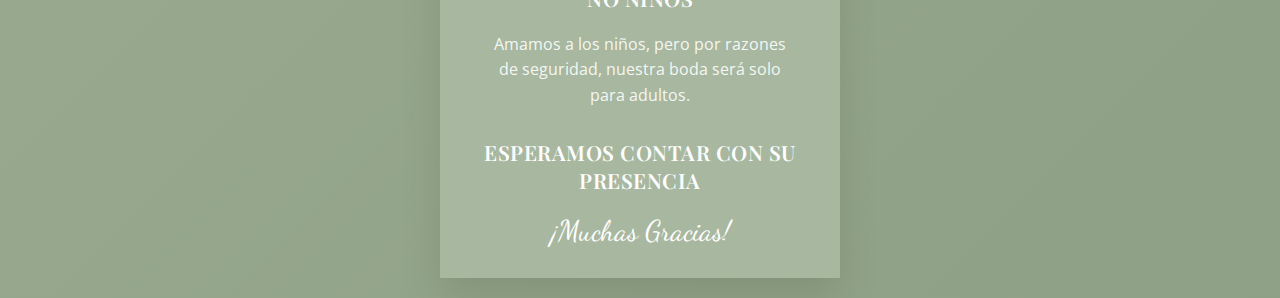
<file: invitaciones_boda_4.html>
<!DOCTYPE html>
<html lang="es">
<head>
    <meta charset="UTF-8">
    <meta name="viewport" content="width=device-width, initial-scale=1.0">
    <title>Invitación de Boda</title>
    <link href="https://fonts.googleapis.com/css2?family=Dancing+Script:wght@400;700&family=Playfair+Display:wght@300;400;600&family=Open+Sans:wght@300;400&display=swap" rel="stylesheet">
    <style>
        * {
            margin: 0;
            padding: 0;
            box-sizing: border-box;
        }

        body {
            background: linear-gradient(135deg, #a8b8a0, #8ea085);
            font-family: 'Open Sans', sans-serif;
            padding: 20px;
            min-height: 100vh;
        }

        .invitation-container {
            max-width: 400px;
            margin: 0 auto;
            background: #f8f6f3;
            border-radius: 0;
            overflow: hidden;
            box-shadow: 0 20px 40px rgba(0,0,0,0.1);
            position: relative;
        }

        .leaf-decoration {
            position: absolute;
            opacity: 0.3;
            z-index: 1;
        }

        .leaf-top-right {
            top: 20px;
            right: 20px;
            width: 60px;
            height: 40px;
            background: url('data:image/svg+xml,<svg xmlns="http://www.w3.org/2000/svg" viewBox="0 0 100 60"><path d="M10,30 Q50,5 90,30 Q50,55 10,30" fill="%23a8b8a0"/></svg>');
        }

        .leaf-bottom-left {
            bottom: 20px;
            left: 20px;
            width: 50px;
            height: 35px;
            background: url('data:image/svg+xml,<svg xmlns="http://www.w3.org/2000/svg" viewBox="0 0 100 60"><path d="M10,30 Q50,5 90,30 Q50,55 10,30" fill="%238ea085"/></svg>');
            transform: rotate(180deg);
        }

        .section {
            padding: 30px;
            text-align: center;
            position: relative;
            z-index: 2;
            border-bottom: 1px solid #e8e6e3;
        }

        .section:last-child {
            border-bottom: none;
        }

        .cover-section {
            padding: 60px 30px;
            background: linear-gradient(rgba(255,255,255,0.9), rgba(255,255,255,0.9)), url('data:image/svg+xml,<svg xmlns="http://www.w3.org/2000/svg" viewBox="0 0 100 100"><circle cx="50" cy="50" r="30" fill="none" stroke="%23a8b8a0" stroke-width="0.5" opacity="0.3"/></svg>');
        }

        .couple-names {
            font-family: 'Dancing Script', cursive;
            font-size: 3.2em;
            color: #5a6b52;
            margin-bottom: 20px;
            line-height: 1.2;
        }

        .wedding-date {
            font-family: 'Playfair Display', serif;
            font-size: 1.1em;
            color: #7a8471;
            font-weight: 300;
            letter-spacing: 1px;
        }

        .quote-section {
            background: #f0efe8;
            font-style: italic;
            color: #6b7a62;
        }

        .quote-text {
            font-size: 1em;
            line-height: 1.6;
            margin-bottom: 15px;
        }

        .quote-author {
            font-size: 0.9em;
            color: #8a9481;
        }

        .section-title {
            font-family: 'Playfair Display', serif;
            font-size: 1.3em;
            color: #5a6b52;
            margin-bottom: 20px;
            font-weight: 600;
            letter-spacing: 0.5px;
        }

        .info-text {
            color: #6b7a62;
            line-height: 1.6;
            margin-bottom: 15px;
        }

        .location-button {
            background: #a8b8a0;
            color: white;
            padding: 10px 25px;
            border: none;
            border-radius: 25px;
            font-size: 0.9em;
            cursor: pointer;
            margin-top: 10px;
            transition: background 0.3s;
        }

        .location-button:hover {
            background: #8ea085;
        }

        .dress-code-icons {
            display: flex;
            justify-content: center;
            gap: 30px;
            margin: 20px 0;
        }

        .icon-placeholder {
            width: 40px;
            height: 60px;
            background: #a8b8a0;
            border-radius: 5px;
            display: flex;
            align-items: center;
            justify-content: center;
            color: white;
            font-size: 1.5em;
        }

        .timeline-item {
            display: flex;
            align-items: center;
            justify-content: space-between;
            margin: 15px 0;
            padding: 10px 0;
            border-bottom: 1px solid #e8e6e3;
        }

        .timeline-time {
            font-weight: 600;
            color: #5a6b52;
            min-width: 60px;
        }

        .timeline-event {
            flex: 1;
            text-align: left;
            margin-left: 20px;
            color: #6b7a62;
        }

        .countdown-section {
            background: #f0efe8;
        }

        .countdown-timer {
            display: flex;
            justify-content: center;
            gap: 20px;
            margin: 20px 0;
        }

        .countdown-unit {
            text-align: center;
        }

        .countdown-number {
            font-family: 'Playfair Display', serif;
            font-size: 2em;
            font-weight: 600;
            color: #5a6b52;
            display: block;
        }

        .countdown-label {
            font-size: 0.8em;
            color: #8a9481;
            text-transform: uppercase;
            letter-spacing: 1px;
        }

        .rsvp-section {
            background: #a8b8a0;
            color: white;
        }

        .rsvp-section .section-title {
            color: white;
        }

        .rsvp-section .info-text {
            color: rgba(255,255,255,0.9);
        }

        .qr-placeholder {
            width: 80px;
            height: 80px;
            background: white;
            margin: 20px auto;
            border-radius: 5px;
            display: flex;
            align-items: center;
            justify-content: center;
            color: #a8b8a0;
            font-weight: bold;
        }

        .final-message {
            font-family: 'Dancing Script', cursive;
            font-size: 1.8em;
            color: white;
            margin-top: 20px;
        }

        .photo-placeholder {
            width: 100%;
            height: 200px;
            background: #e8e6e3;
            border-radius: 10px;
            margin: 20px 0;
            display: flex;
            align-items: center;
            justify-content: center;
            color: #a8b8a0;
            font-size: 1.2em;
        }
    </style>
</head>
<body>
    <div class="invitation-container">
        <!-- Decoraciones de hojas -->
        <div class="leaf-decoration leaf-top-right"></div>
        <div class="leaf-decoration leaf-bottom-left"></div>
        
        <!-- Sección de portada -->
        <div class="section cover-section">
            <div class="couple-names">
                Gabriela<br>
                &<br>
                Alejandro
            </div>
            <div class="wedding-date">
                Sábado, 27 de Agosto 2025
            </div>
        </div>

        <!-- Sección de foto -->
        <div class="section">
            <div class="photo-placeholder">
                Foto de la pareja
            </div>
        </div>

        <!-- Sección de cita -->
        <div class="section quote-section">
            <div class="quote-text">
                "Ya no son dos, sino uno solo.<br>
                Por tanto, lo que Dios ha unido,<br>
                que no lo separe el hombre."
            </div>
            <div class="quote-author">
                - Mateo 19:6
            </div>
        </div>

        <!-- Sección de ceremonia -->
        <div class="section">
            <div class="section-title">CEREMONIA RELIGIOSA</div>
            <div class="info-text">
                <strong>Iglesia San Pedro</strong><br>
                Calle Tarija y Av. América
            </div>
            <button class="location-button">Ver ubicación</button>
            <div class="photo-placeholder" style="height: 150px; margin-top: 20px;">
                Foto de la iglesia
            </div>
        </div>

        <!-- Sección de recepción -->
        <div class="section">
            <div class="section-title">RECEPCIÓN</div>
            <div class="info-text">
                <strong>Jardín Pacífico</strong><br>
                Calle Sierra y 10 de Julio
            </div>
            <button class="location-button">Ver ubicación</button>
        </div>

        <!-- Código de vestimenta -->
        <div class="section">
            <div class="section-title">CÓDIGO DE VESTIMENTA</div>
            <div class="info-text">Formal</div>
            <div class="dress-code-icons">
                <div class="icon-placeholder">👔</div>
                <div class="icon-placeholder">👗</div>
            </div>
            <div class="info-text" style="font-size: 0.9em;">
                Su presencia en nuestra boda será el<br>
                mejor regalo. Pero si desean darnos otro<br>
                obsequio, les dejamos estas opciones:
            </div>
        </div>

        <!-- Cronograma -->
        <div class="section">
            <div class="section-title">ITINERARIO DE ACTIVIDADES</div>
            <div class="timeline-item">
                <div class="timeline-time">11:00 AM</div>
                <div class="timeline-event">Ceremonia Religiosa</div>
            </div>
            <div class="timeline-item">
                <div class="timeline-time">1:00 PM</div>
                <div class="timeline-event">Cóctel de Bienvenida</div>
            </div>
            <div class="timeline-item">
                <div class="timeline-time">3:00 PM</div>
                <div class="timeline-event">Almuerzo</div>
            </div>
            <div class="timeline-item">
                <div class="timeline-time">5:00 PM</div>
                <div class="timeline-event">Primer Baile</div>
            </div>
            <div class="timeline-item">
                <div class="timeline-time">6:00 PM</div>
                <div class="timeline-event">Fiesta y Baile</div>
            </div>
            <div class="timeline-item">
                <div class="timeline-time">11:00 PM</div>
                <div class="timeline-event">Despedida y Brindis</div>
            </div>
        </div>

        <!-- Cuenta regresiva -->
        <div class="section countdown-section">
            <div class="section-title">FALTAN</div>
            <div class="countdown-timer">
                <div class="countdown-unit">
                    <span class="countdown-number">119</span>
                    <span class="countdown-label">Días</span>
                </div>
                <div class="countdown-unit">
                    <span class="countdown-number">22</span>
                    <span class="countdown-label">Horas</span>
                </div>
                <div class="countdown-unit">
                    <span class="countdown-number">04</span>
                    <span class="countdown-label">Min</span>
                </div>
                <div class="countdown-unit">
                    <span class="countdown-number">46</span>
                    <span class="countdown-label">Seg</span>
                </div>
            </div>
        </div>

        <!-- Otra foto -->
        <div class="section">
            <div class="photo-placeholder">
                Foto romántica de la pareja
            </div>
        </div>

        <!-- Información adicional -->
        <div class="section">
            <div class="section-title">SUGERENCIAS Y REGALOS</div>
            <div class="info-text">
                Su presencia en nuestra boda será el<br>
                mejor regalo. Pero si desean darnos otro<br>
                obsequio, les dejamos estas opciones:
            </div>
            <div class="qr-placeholder">
                QR
            </div>
        </div>

        <!-- RSVP y mensaje final -->
        <div class="section rsvp-section">
            <div class="section-title">CONFIRMAR ASISTENCIA</div>
            <div class="info-text">
                Confirma aquí
            </div>
            
            <div class="section-title" style="margin-top: 30px;">NO NIÑOS</div>
            <div class="info-text">
                Amamos a los niños, pero por razones<br>
                de seguridad, nuestra boda será solo<br>
                para adultos.
            </div>
            
            <div class="section-title" style="margin-top: 30px;">ESPERAMOS CONTAR CON SU PRESENCIA</div>
            <div class="final-message">
                ¡Muchas Gracias!
            </div>
        </div>
    </div>

    <script>
        // Función para actualizar el contador
        function updateCountdown() {
            const weddingDate = new Date('2025-08-27T11:00:00');
            const now = new Date();
            const diff = weddingDate - now;
            
            const days = Math.floor(diff / (1000 * 60 * 60 * 24));
            const hours = Math.floor((diff % (1000 * 60 * 60 * 24)) / (1000 * 60 * 60));
            const minutes = Math.floor((diff % (1000 * 60 * 60)) / (1000 * 60));
            const seconds = Math.floor((diff % (1000 * 60)) / 1000);
            
            document.querySelector('.countdown-timer .countdown-number:nth-of-type(1)').textContent = days;
            document.querySelector('.countdown-timer .countdown-number:nth-of-type(2)').textContent = hours;
            document.querySelector('.countdown-timer .countdown-number:nth-of-type(3)').textContent = minutes;
            document.querySelector('.countdown-timer .countdown-number:nth-of-type(4)').textContent = seconds;
        }
        
        // Actualizar cada segundo
        setInterval(updateCountdown, 1000);
        updateCountdown();
    </script>
</body>
</html>
</file>
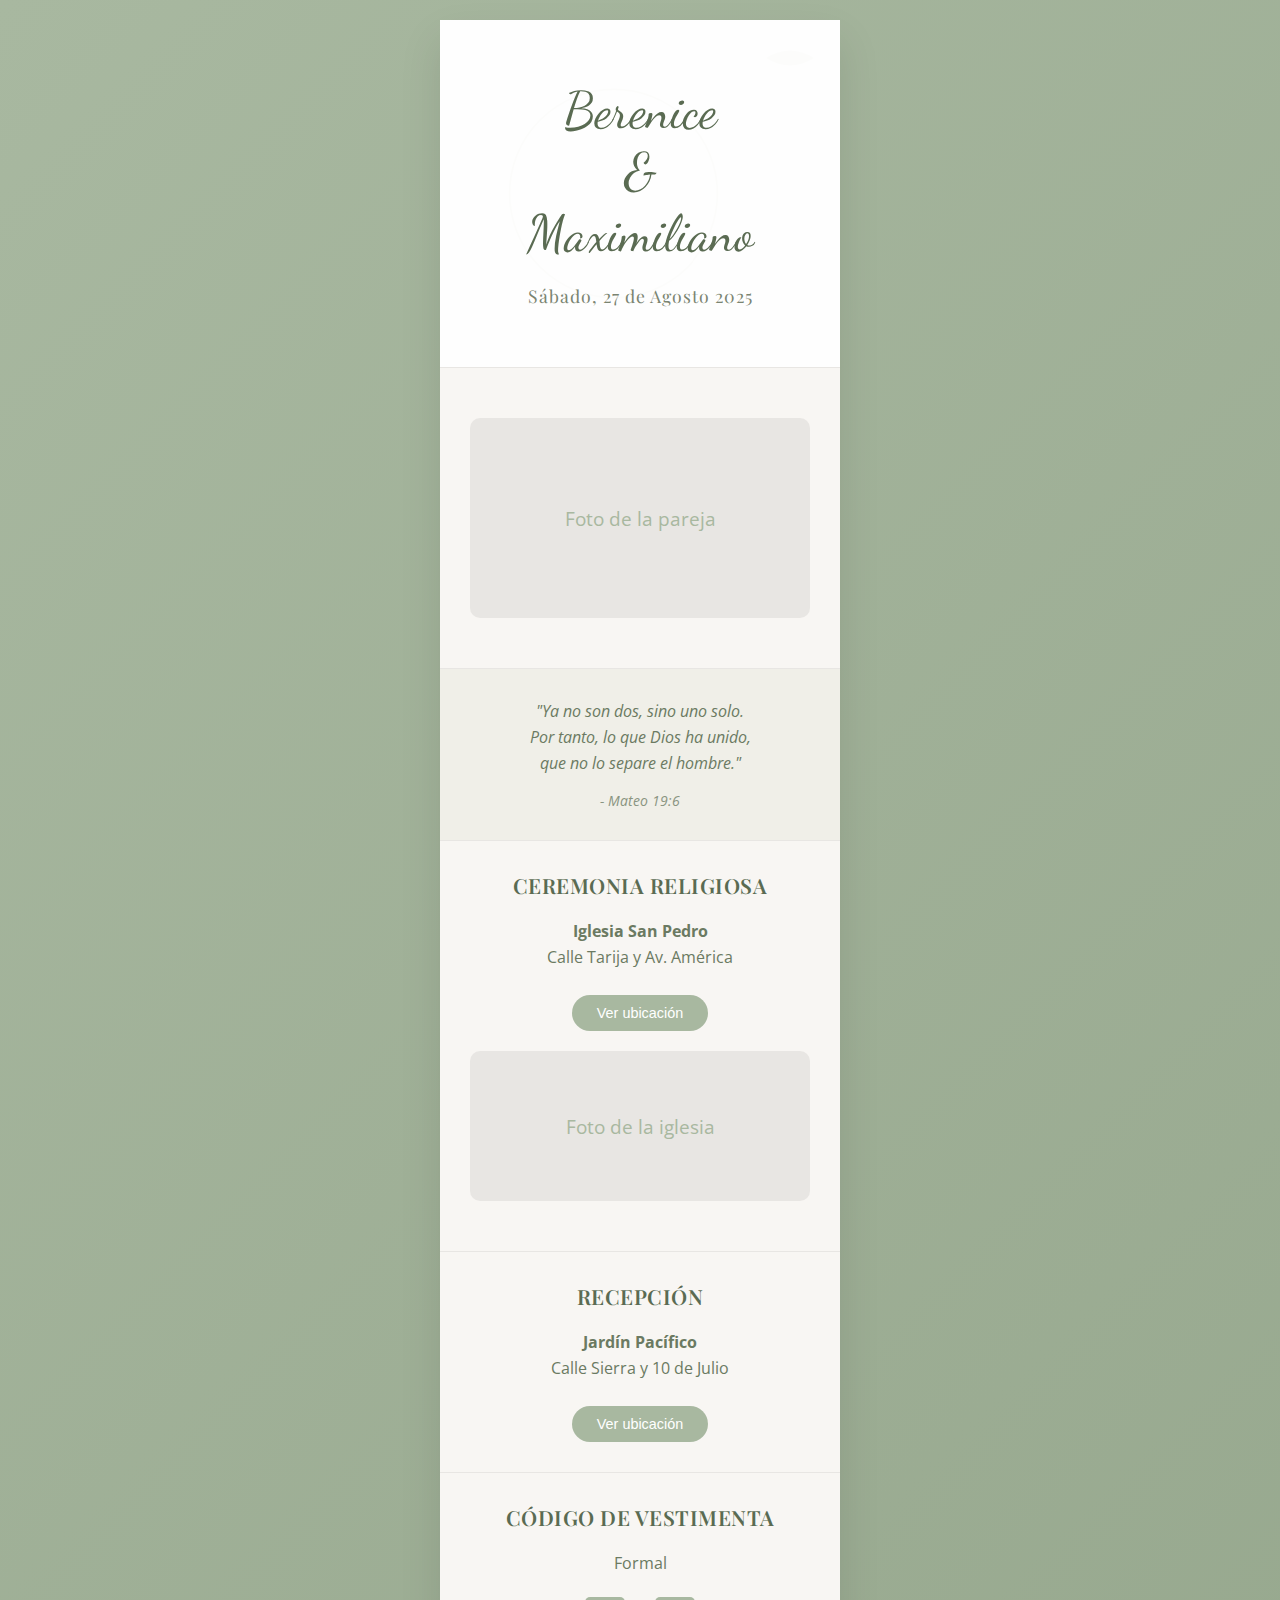
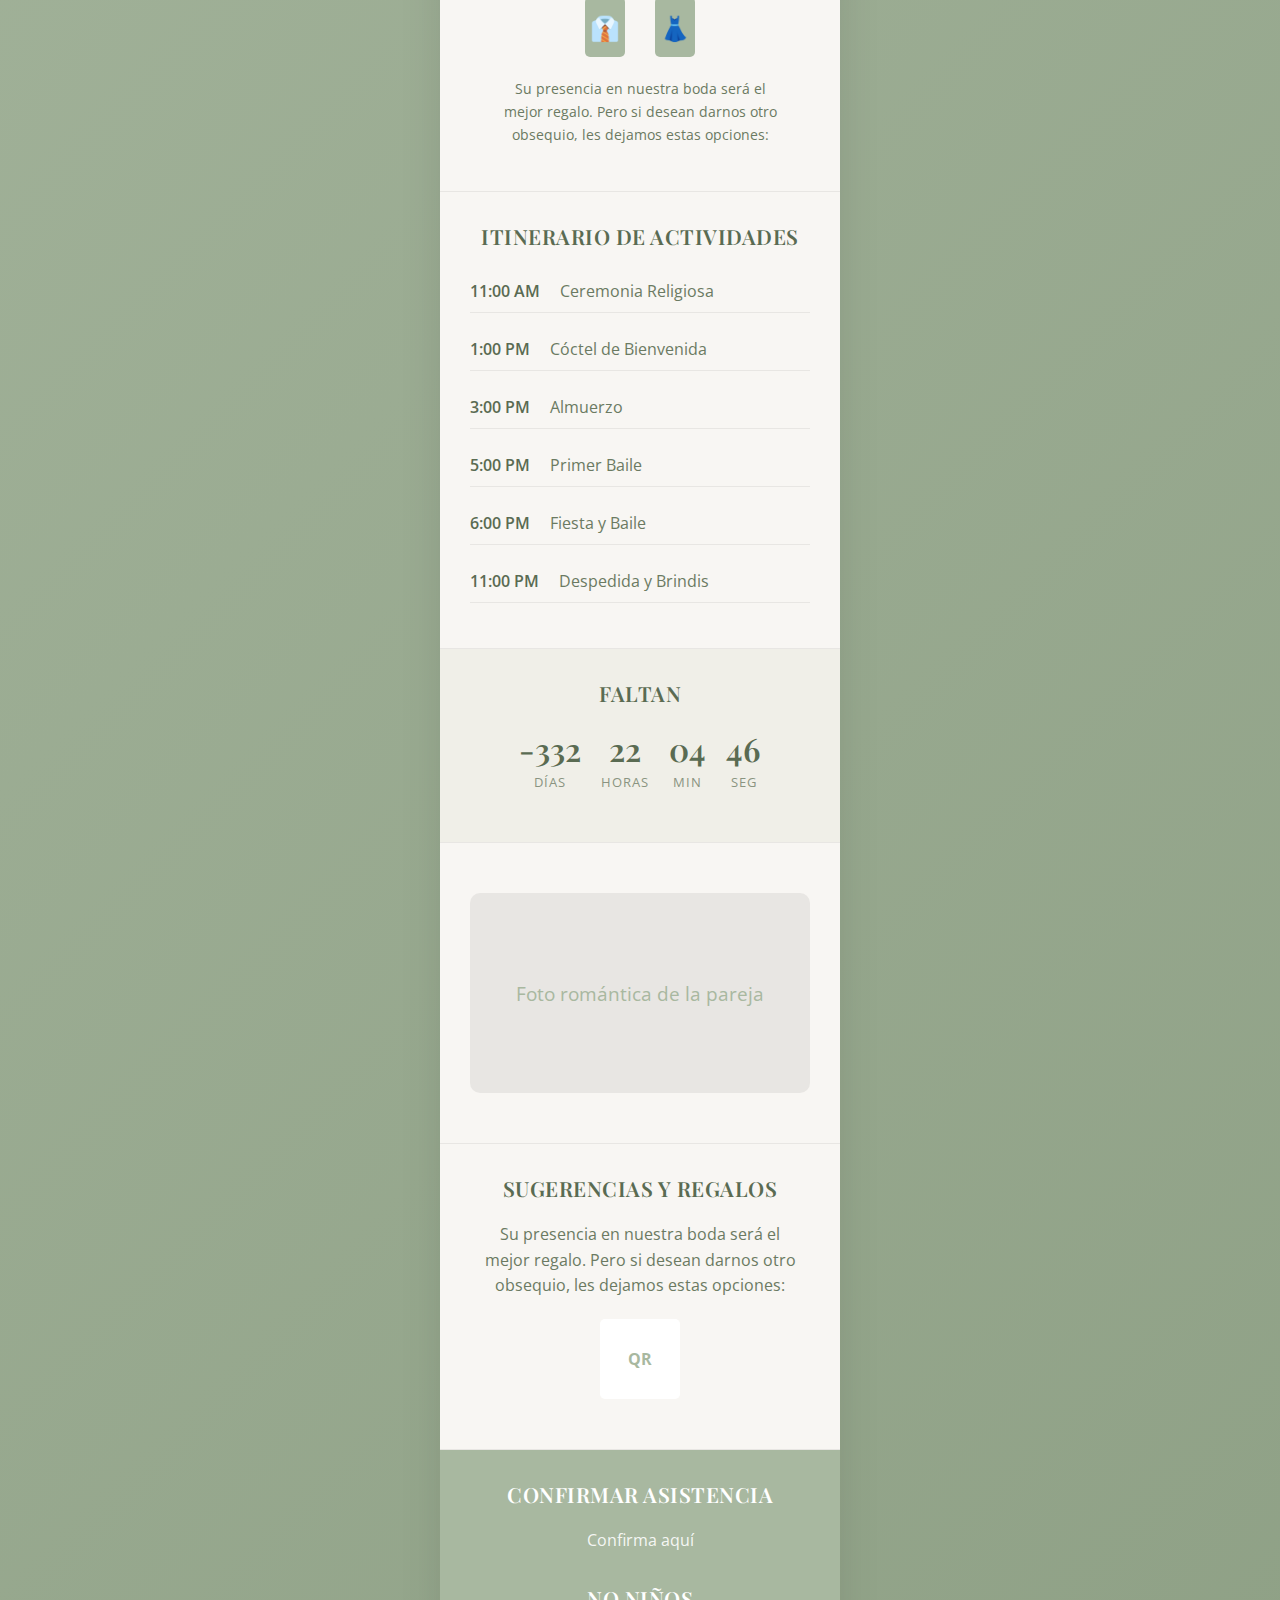
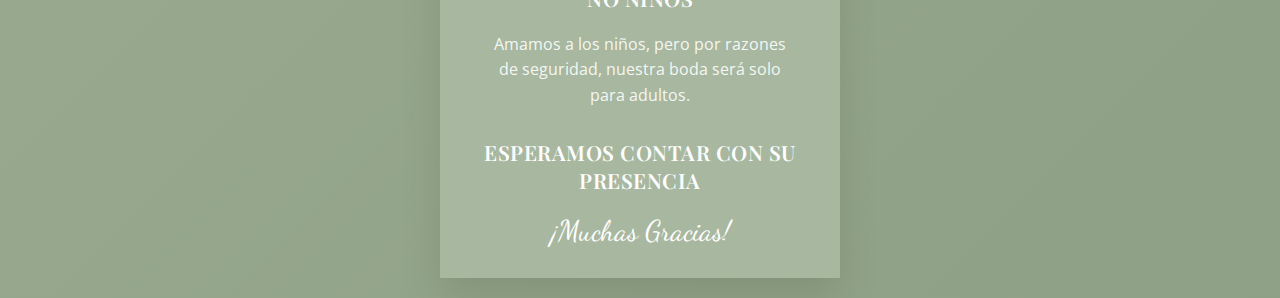
<file: invitaciones_boda_5.html>
<!DOCTYPE html>
<html lang="es">
<head>
    <meta charset="UTF-8">
    <meta name="viewport" content="width=device-width, initial-scale=1.0">
    <title>Invitación de Boda</title>
    <link href="https://fonts.googleapis.com/css2?family=Dancing+Script:wght@400;700&family=Playfair+Display:wght@300;400;600&family=Open+Sans:wght@300;400&display=swap" rel="stylesheet">
    <style>
        * {
            margin: 0;
            padding: 0;
            box-sizing: border-box;
        }

        body {
            background: linear-gradient(135deg, #a8b8a0, #8ea085);
            font-family: 'Open Sans', sans-serif;
            padding: 20px;
            min-height: 100vh;
        }

        .invitation-container {
            max-width: 400px;
            margin: 0 auto;
            background: #f8f6f3;
            border-radius: 0;
            overflow: hidden;
            box-shadow: 0 20px 40px rgba(0,0,0,0.1);
            position: relative;
        }

        .leaf-decoration {
            position: absolute;
            opacity: 0.3;
            z-index: 1;
        }

        .leaf-top-right {
            top: 20px;
            right: 20px;
            width: 60px;
            height: 40px;
            background: url('data:image/svg+xml,<svg xmlns="http://www.w3.org/2000/svg" viewBox="0 0 100 60"><path d="M10,30 Q50,5 90,30 Q50,55 10,30" fill="%23a8b8a0"/></svg>');
        }

        .leaf-bottom-left {
            bottom: 20px;
            left: 20px;
            width: 50px;
            height: 35px;
            background: url('data:image/svg+xml,<svg xmlns="http://www.w3.org/2000/svg" viewBox="0 0 100 60"><path d="M10,30 Q50,5 90,30 Q50,55 10,30" fill="%238ea085"/></svg>');
            transform: rotate(180deg);
        }

        .section {
            padding: 30px;
            text-align: center;
            position: relative;
            z-index: 2;
            border-bottom: 1px solid #e8e6e3;
        }

        .section:last-child {
            border-bottom: none;
        }

        .cover-section {
            padding: 60px 30px;
            background: linear-gradient(rgba(255,255,255,0.9), rgba(255,255,255,0.9)), url('data:image/svg+xml,<svg xmlns="http://www.w3.org/2000/svg" viewBox="0 0 100 100"><circle cx="50" cy="50" r="30" fill="none" stroke="%23a8b8a0" stroke-width="0.5" opacity="0.3"/></svg>');
        }

        .couple-names {
            font-family: 'Dancing Script', cursive;
            font-size: 3.2em;
            color: #5a6b52;
            margin-bottom: 20px;
            line-height: 1.2;
        }

        .wedding-date {
            font-family: 'Playfair Display', serif;
            font-size: 1.1em;
            color: #7a8471;
            font-weight: 300;
            letter-spacing: 1px;
        }

        .quote-section {
            background: #f0efe8;
            font-style: italic;
            color: #6b7a62;
        }

        .quote-text {
            font-size: 1em;
            line-height: 1.6;
            margin-bottom: 15px;
        }

        .quote-author {
            font-size: 0.9em;
            color: #8a9481;
        }

        .section-title {
            font-family: 'Playfair Display', serif;
            font-size: 1.3em;
            color: #5a6b52;
            margin-bottom: 20px;
            font-weight: 600;
            letter-spacing: 0.5px;
        }

        .info-text {
            color: #6b7a62;
            line-height: 1.6;
            margin-bottom: 15px;
        }

        .location-button {
            background: #a8b8a0;
            color: white;
            padding: 10px 25px;
            border: none;
            border-radius: 25px;
            font-size: 0.9em;
            cursor: pointer;
            margin-top: 10px;
            transition: background 0.3s;
        }

        .location-button:hover {
            background: #8ea085;
        }

        .dress-code-icons {
            display: flex;
            justify-content: center;
            gap: 30px;
            margin: 20px 0;
        }

        .icon-placeholder {
            width: 40px;
            height: 60px;
            background: #a8b8a0;
            border-radius: 5px;
            display: flex;
            align-items: center;
            justify-content: center;
            color: white;
            font-size: 1.5em;
        }

        .timeline-item {
            display: flex;
            align-items: center;
            justify-content: space-between;
            margin: 15px 0;
            padding: 10px 0;
            border-bottom: 1px solid #e8e6e3;
        }

        .timeline-time {
            font-weight: 600;
            color: #5a6b52;
            min-width: 60px;
        }

        .timeline-event {
            flex: 1;
            text-align: left;
            margin-left: 20px;
            color: #6b7a62;
        }

        .countdown-section {
            background: #f0efe8;
        }

        .countdown-timer {
            display: flex;
            justify-content: center;
            gap: 20px;
            margin: 20px 0;
        }

        .countdown-unit {
            text-align: center;
        }

        .countdown-number {
            font-family: 'Playfair Display', serif;
            font-size: 2em;
            font-weight: 600;
            color: #5a6b52;
            display: block;
        }

        .countdown-label {
            font-size: 0.8em;
            color: #8a9481;
            text-transform: uppercase;
            letter-spacing: 1px;
        }

        .rsvp-section {
            background: #a8b8a0;
            color: white;
        }

        .rsvp-section .section-title {
            color: white;
        }

        .rsvp-section .info-text {
            color: rgba(255,255,255,0.9);
        }

        .qr-placeholder {
            width: 80px;
            height: 80px;
            background: white;
            margin: 20px auto;
            border-radius: 5px;
            display: flex;
            align-items: center;
            justify-content: center;
            color: #a8b8a0;
            font-weight: bold;
        }

        .final-message {
            font-family: 'Dancing Script', cursive;
            font-size: 1.8em;
            color: white;
            margin-top: 20px;
        }

        .photo-placeholder {
            width: 100%;
            height: 200px;
            background: #e8e6e3;
            border-radius: 10px;
            margin: 20px 0;
            display: flex;
            align-items: center;
            justify-content: center;
            color: #a8b8a0;
            font-size: 1.2em;
        }
    </style>
</head>
<body>
    <div class="invitation-container">
        <!-- Decoraciones de hojas -->
        <div class="leaf-decoration leaf-top-right"></div>
        <div class="leaf-decoration leaf-bottom-left"></div>
        
        <!-- Sección de portada -->
        <div class="section cover-section">
            <div class="couple-names">
                Berenice<br>
                &<br>
                Maximiliano
            </div>
            <div class="wedding-date">
                Sábado, 27 de Agosto 2025
            </div>
        </div>

        <!-- Sección de foto -->
        <div class="section">
            <div class="photo-placeholder">
                Foto de la pareja
            </div>
        </div>

        <!-- Sección de cita -->
        <div class="section quote-section">
            <div class="quote-text">
                "Ya no son dos, sino uno solo.<br>
                Por tanto, lo que Dios ha unido,<br>
                que no lo separe el hombre."
            </div>
            <div class="quote-author">
                - Mateo 19:6
            </div>
        </div>

        <!-- Sección de ceremonia -->
        <div class="section">
            <div class="section-title">CEREMONIA RELIGIOSA</div>
            <div class="info-text">
                <strong>Iglesia San Pedro</strong><br>
                Calle Tarija y Av. América
            </div>
            <button class="location-button">Ver ubicación</button>
            <div class="photo-placeholder" style="height: 150px; margin-top: 20px;">
                Foto de la iglesia
            </div>
        </div>

        <!-- Sección de recepción -->
        <div class="section">
            <div class="section-title">RECEPCIÓN</div>
            <div class="info-text">
                <strong>Jardín Pacífico</strong><br>
                Calle Sierra y 10 de Julio
            </div>
            <button class="location-button">Ver ubicación</button>
        </div>

        <!-- Código de vestimenta -->
        <div class="section">
            <div class="section-title">CÓDIGO DE VESTIMENTA</div>
            <div class="info-text">Formal</div>
            <div class="dress-code-icons">
                <div class="icon-placeholder">👔</div>
                <div class="icon-placeholder">👗</div>
            </div>
            <div class="info-text" style="font-size: 0.9em;">
                Su presencia en nuestra boda será el<br>
                mejor regalo. Pero si desean darnos otro<br>
                obsequio, les dejamos estas opciones:
            </div>
        </div>

        <!-- Cronograma -->
        <div class="section">
            <div class="section-title">ITINERARIO DE ACTIVIDADES</div>
            <div class="timeline-item">
                <div class="timeline-time">11:00 AM</div>
                <div class="timeline-event">Ceremonia Religiosa</div>
            </div>
            <div class="timeline-item">
                <div class="timeline-time">1:00 PM</div>
                <div class="timeline-event">Cóctel de Bienvenida</div>
            </div>
            <div class="timeline-item">
                <div class="timeline-time">3:00 PM</div>
                <div class="timeline-event">Almuerzo</div>
            </div>
            <div class="timeline-item">
                <div class="timeline-time">5:00 PM</div>
                <div class="timeline-event">Primer Baile</div>
            </div>
            <div class="timeline-item">
                <div class="timeline-time">6:00 PM</div>
                <div class="timeline-event">Fiesta y Baile</div>
            </div>
            <div class="timeline-item">
                <div class="timeline-time">11:00 PM</div>
                <div class="timeline-event">Despedida y Brindis</div>
            </div>
        </div>

        <!-- Cuenta regresiva -->
        <div class="section countdown-section">
            <div class="section-title">FALTAN</div>
            <div class="countdown-timer">
                <div class="countdown-unit">
                    <span class="countdown-number">119</span>
                    <span class="countdown-label">Días</span>
                </div>
                <div class="countdown-unit">
                    <span class="countdown-number">22</span>
                    <span class="countdown-label">Horas</span>
                </div>
                <div class="countdown-unit">
                    <span class="countdown-number">04</span>
                    <span class="countdown-label">Min</span>
                </div>
                <div class="countdown-unit">
                    <span class="countdown-number">46</span>
                    <span class="countdown-label">Seg</span>
                </div>
            </div>
        </div>

        <!-- Otra foto -->
        <div class="section">
            <div class="photo-placeholder">
                Foto romántica de la pareja
            </div>
        </div>

        <!-- Información adicional -->
        <div class="section">
            <div class="section-title">SUGERENCIAS Y REGALOS</div>
            <div class="info-text">
                Su presencia en nuestra boda será el<br>
                mejor regalo. Pero si desean darnos otro<br>
                obsequio, les dejamos estas opciones:
            </div>
            <div class="qr-placeholder">
                QR
            </div>
        </div>

        <!-- RSVP y mensaje final -->
        <div class="section rsvp-section">
            <div class="section-title">CONFIRMAR ASISTENCIA</div>
            <div class="info-text">
                Confirma aquí
            </div>
            
            <div class="section-title" style="margin-top: 30px;">NO NIÑOS</div>
            <div class="info-text">
                Amamos a los niños, pero por razones<br>
                de seguridad, nuestra boda será solo<br>
                para adultos.
            </div>
            
            <div class="section-title" style="margin-top: 30px;">ESPERAMOS CONTAR CON SU PRESENCIA</div>
            <div class="final-message">
                ¡Muchas Gracias!
            </div>
        </div>
    </div>

    <script>
        // Función para actualizar el contador
        function updateCountdown() {
            const weddingDate = new Date('2025-08-27T11:00:00');
            const now = new Date();
            const diff = weddingDate - now;
            
            const days = Math.floor(diff / (1000 * 60 * 60 * 24));
            const hours = Math.floor((diff % (1000 * 60 * 60 * 24)) / (1000 * 60 * 60));
            const minutes = Math.floor((diff % (1000 * 60 * 60)) / (1000 * 60));
            const seconds = Math.floor((diff % (1000 * 60)) / 1000);
            
            document.querySelector('.countdown-timer .countdown-number:nth-of-type(1)').textContent = days;
            document.querySelector('.countdown-timer .countdown-number:nth-of-type(2)').textContent = hours;
            document.querySelector('.countdown-timer .countdown-number:nth-of-type(3)').textContent = minutes;
            document.querySelector('.countdown-timer .countdown-number:nth-of-type(4)').textContent = seconds;
        }
        
        // Actualizar cada segundo
        setInterval(updateCountdown, 1000);
        updateCountdown();
    </script>
</body>
</html>
</file>
